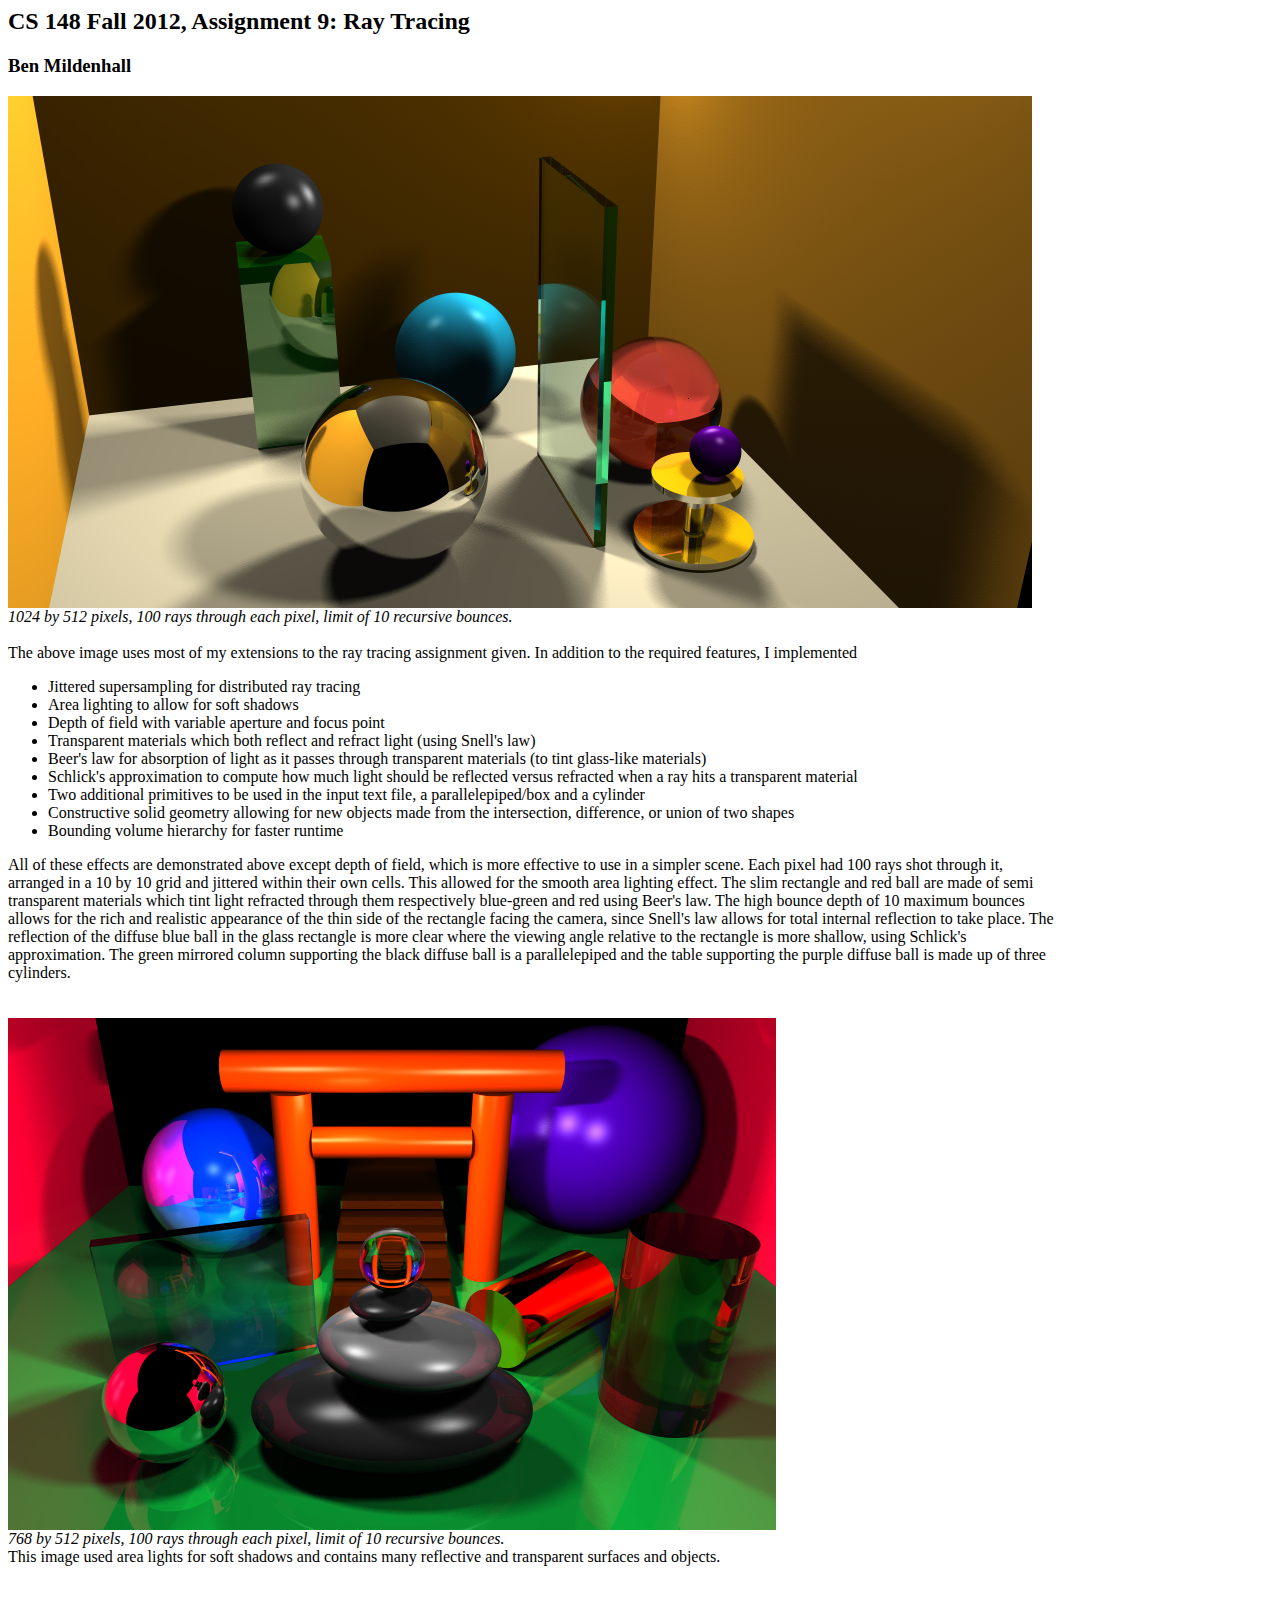
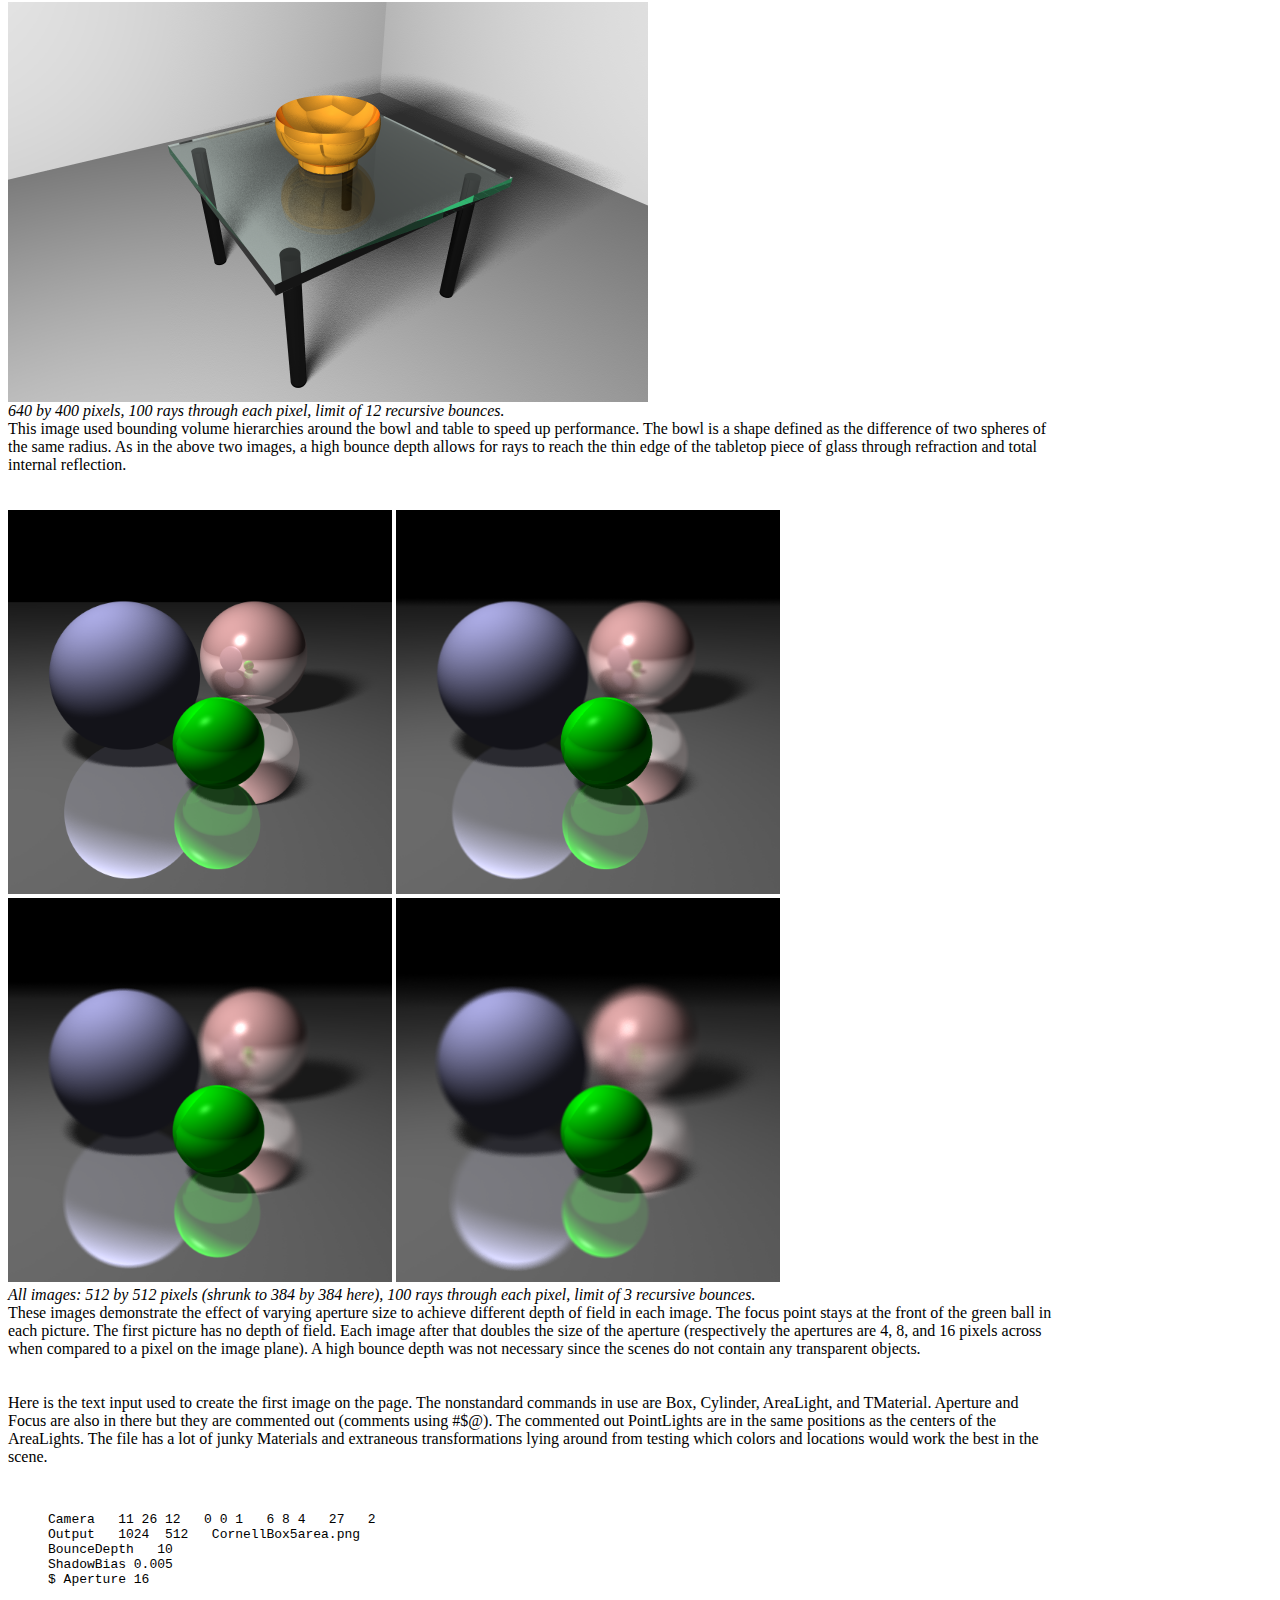
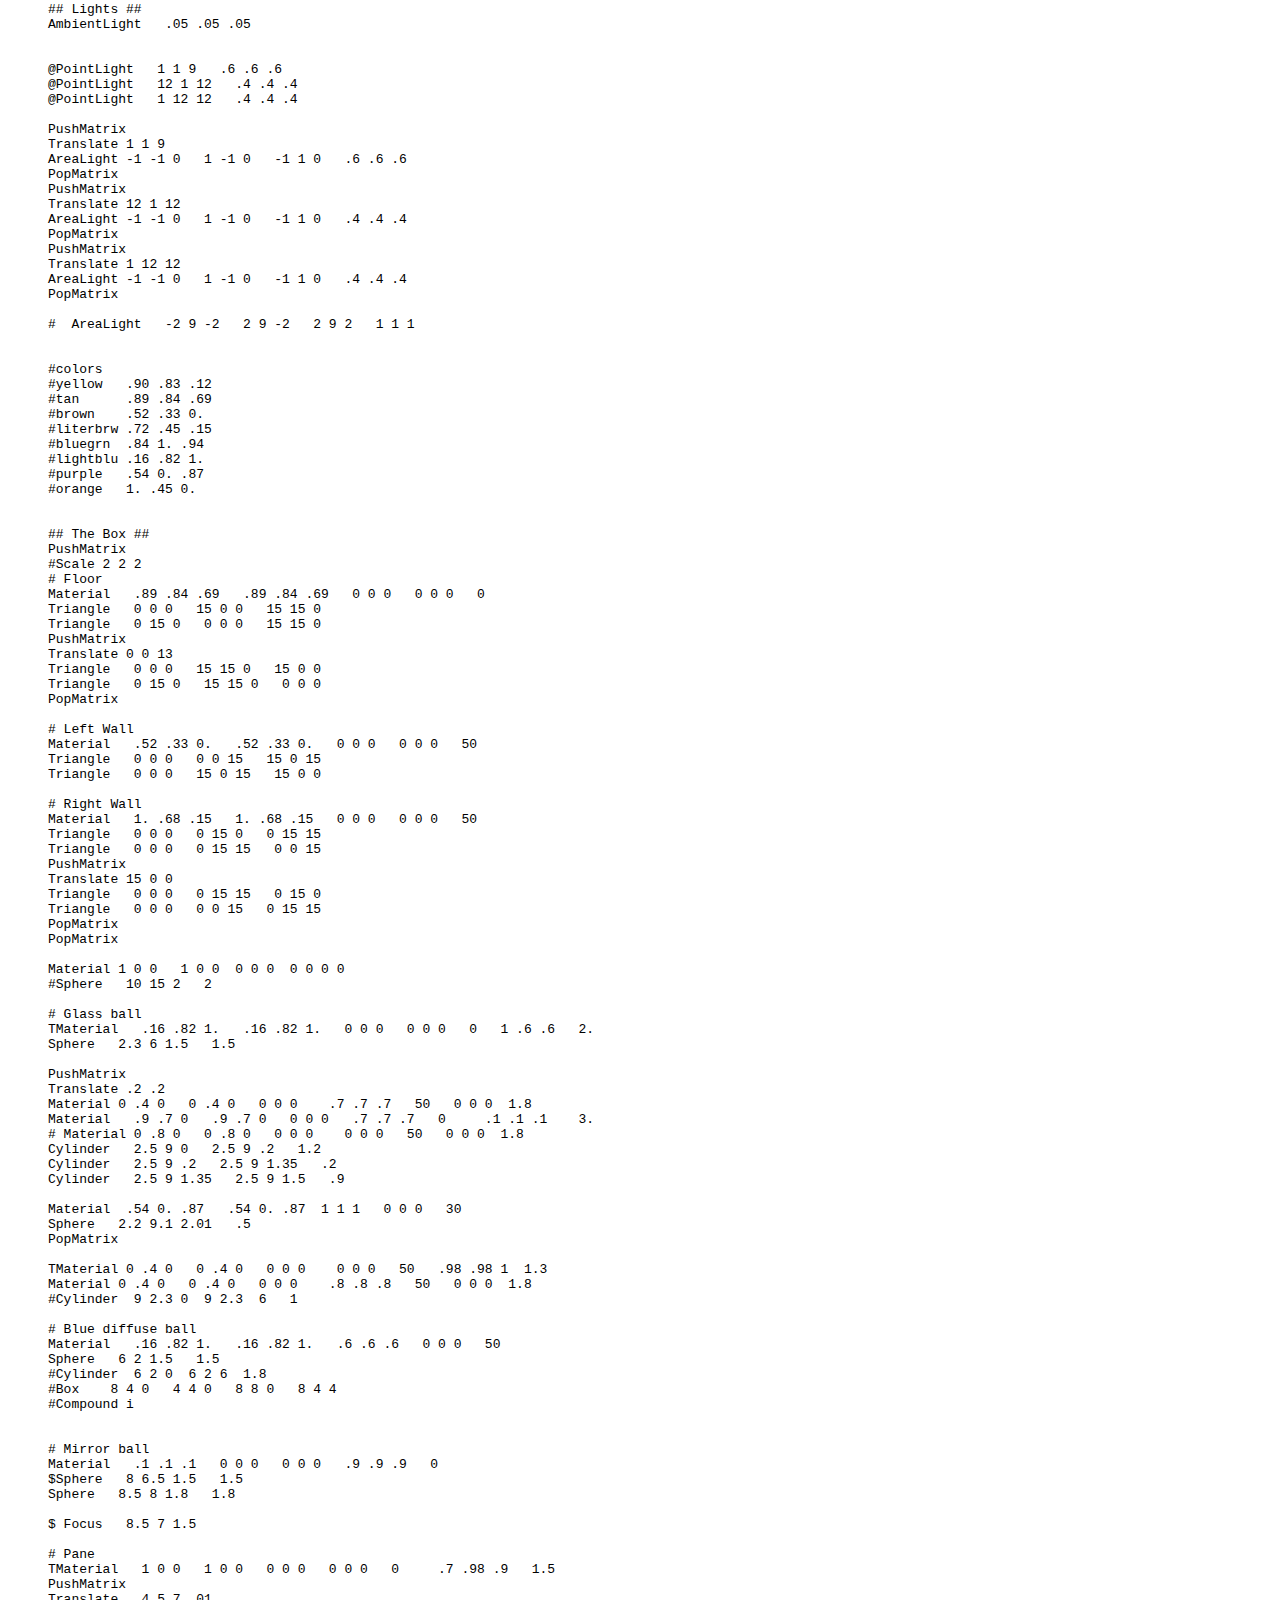
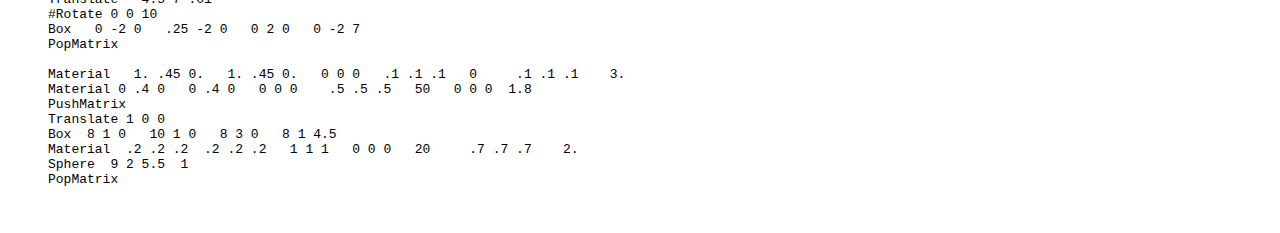
<file: cs148_raytracer/index.html>
<html>
<head><title>Stanford CS 148 Ray Tracing - Ben Mildenhall</title></head>


<body style = "width:1050px">

<h2>CS 148 Fall 2012, Assignment 9: Ray Tracing</h2>
<h3>Ben Mildenhall</h3>

<img src="CornellBox5_10area.png"> <br>
<i>1024 by 512 pixels, 100 rays through each pixel, limit of 10 recursive bounces.</i>
<br><br>
The above image uses most of my extensions to the ray tracing assignment given. In addition to the required features, I implemented
<ul>
<li>Jittered supersampling for distributed ray tracing</li>
<li>Area lighting to allow for soft shadows</li>
<li>Depth of field with variable aperture and focus point</li>
<li>Transparent materials which both reflect and refract light (using Snell's law)</li>
<li>Beer's law for absorption of light as it passes through transparent materials (to tint glass-like materials)</li>
<li>Schlick's approximation to compute how much light should be reflected versus refracted when a ray hits a transparent material</li>
<li>Two additional primitives to be used in the input text file, a parallelepiped/box and a cylinder</li>
<li>Constructive solid geometry allowing for new objects made from the intersection, difference, or union of two shapes</li>
<li>Bounding volume hierarchy for faster runtime</li>
</ul>
All of these effects are demonstrated above except depth of field, which is more effective to use in a simpler scene. Each pixel had 100 rays shot through it, arranged in a 10 by 10 grid and jittered within their own cells. This allowed for the smooth area lighting effect. The slim rectangle and red ball are made of semi transparent materials which tint light refracted through them respectively blue-green and red using Beer's law. The high bounce depth of 10 maximum bounces allows for the rich and realistic appearance of the thin side of the rectangle facing the camera, since Snell's law allows for total internal reflection to take place. The reflection of the diffuse blue ball in the glass rectangle is more clear where the viewing angle relative to the rectangle is more shallow, using Schlick's approximation. The green mirrored column supporting the black diffuse ball is a parallelepiped and the table supporting the purple diffuse ball is made up of three cylinders.<br><br><br>

<img src="CornellBox6_10area.png"><br>
<i>768 by 512 pixels, 100 rays through each pixel, limit of 10 recursive bounces.</i><br>
This image used area lights for soft shadows and contains many reflective and transparent surfaces and objects.<br><br><br>

<img src="CornellBox7_10area.png"><br>
<i>640 by 400 pixels, 100 rays through each pixel, limit of 12 recursive bounces.</i><br>
This image used bounding volume hierarchies around the bowl and table to speed up performance. The bowl is a shape defined as the difference of two spheres of the same radius. As in the above two images, a high bounce depth allows for rays to reach the thin edge of the tabletop piece of glass through refraction and total internal reflection.

<br><br><br>
<img src="DoF_10area2.png" width = "384" height = "384">
<img src="DoF_10areaFront4.png" width = "384" height = "384"><br>
<img src="DoF_10areaFront8.png" width = "384" height = "384">
<img src="DoF_10areaFront16.png" width = "384" height = "384">
<br><i>All images: 512 by 512 pixels (shrunk to 384 by 384 here), 100 rays through each pixel, limit of 3 recursive bounces.</i><br>
These images demonstrate the effect of varying aperture size to achieve different depth of field in each image. The focus point stays at the front of the green ball in each picture. The first picture has no depth of field. Each image after that doubles the size of the aperture (respectively the apertures are 4, 8, and 16 pixels across when compared to a pixel on the image plane). A high bounce depth was not necessary since the scenes do not contain any transparent objects.


<br><br><br>
Here is the text input used to create the first image on the page. The nonstandard commands in use are Box, Cylinder, AreaLight, and TMaterial. Aperture and Focus are also in there but they are commented out (comments using #$@). The commented out PointLights are in the same positions as the centers of the AreaLights. The file has a lot of junky Materials and extraneous transformations lying around from testing which colors and locations would work the best in the scene.

<blockquote><pre><tt>

Camera   11 26 12   0 0 1   6 8 4   27   2
Output   1024  512   CornellBox5area.png
BounceDepth   10
ShadowBias 0.005
$ Aperture 16

## Lights ##
AmbientLight   .05 .05 .05


@PointLight   1 1 9   .6 .6 .6
@PointLight   12 1 12   .4 .4 .4
@PointLight   1 12 12   .4 .4 .4

PushMatrix
Translate 1 1 9
AreaLight -1 -1 0   1 -1 0   -1 1 0   .6 .6 .6
PopMatrix
PushMatrix
Translate 12 1 12
AreaLight -1 -1 0   1 -1 0   -1 1 0   .4 .4 .4 
PopMatrix
PushMatrix
Translate 1 12 12
AreaLight -1 -1 0   1 -1 0   -1 1 0   .4 .4 .4 
PopMatrix

#  AreaLight   -2 9 -2   2 9 -2   2 9 2   1 1 1


#colors
#yellow   .90 .83 .12
#tan      .89 .84 .69
#brown    .52 .33 0.
#literbrw .72 .45 .15
#bluegrn  .84 1. .94
#lightblu .16 .82 1.
#purple   .54 0. .87
#orange   1. .45 0.


## The Box ##
PushMatrix
#Scale 2 2 2
# Floor
Material   .89 .84 .69   .89 .84 .69   0 0 0   0 0 0   0
Triangle   0 0 0   15 0 0   15 15 0
Triangle   0 15 0   0 0 0   15 15 0
PushMatrix
Translate 0 0 13
Triangle   0 0 0   15 15 0   15 0 0
Triangle   0 15 0   15 15 0   0 0 0
PopMatrix

# Left Wall
Material   .52 .33 0.   .52 .33 0.   0 0 0   0 0 0   50
Triangle   0 0 0   0 0 15   15 0 15
Triangle   0 0 0   15 0 15   15 0 0

# Right Wall
Material   1. .68 .15   1. .68 .15   0 0 0   0 0 0   50
Triangle   0 0 0   0 15 0   0 15 15
Triangle   0 0 0   0 15 15   0 0 15
PushMatrix
Translate 15 0 0 
Triangle   0 0 0   0 15 15   0 15 0
Triangle   0 0 0   0 0 15   0 15 15
PopMatrix
PopMatrix

Material 1 0 0   1 0 0  0 0 0  0 0 0 0
#Sphere   10 15 2   2

# Glass ball
TMaterial   .16 .82 1.   .16 .82 1.   0 0 0   0 0 0   0   1 .6 .6   2.
Sphere   2.3 6 1.5   1.5

PushMatrix
Translate .2 .2
Material 0 .4 0   0 .4 0   0 0 0    .7 .7 .7   50   0 0 0  1.8
Material   .9 .7 0   .9 .7 0   0 0 0   .7 .7 .7   0     .1 .1 .1    3.
# Material 0 .8 0   0 .8 0   0 0 0    0 0 0   50   0 0 0  1.8
Cylinder   2.5 9 0   2.5 9 .2   1.2
Cylinder   2.5 9 .2   2.5 9 1.35   .2
Cylinder   2.5 9 1.35   2.5 9 1.5   .9

Material  .54 0. .87   .54 0. .87  1 1 1   0 0 0   30
Sphere   2.2 9.1 2.01   .5
PopMatrix

TMaterial 0 .4 0   0 .4 0   0 0 0    0 0 0   50   .98 .98 1  1.3
Material 0 .4 0   0 .4 0   0 0 0    .8 .8 .8   50   0 0 0  1.8
#Cylinder  9 2.3 0  9 2.3  6   1

# Blue diffuse ball
Material   .16 .82 1.   .16 .82 1.   .6 .6 .6   0 0 0   50
Sphere   6 2 1.5   1.5
#Cylinder  6 2 0  6 2 6  1.8
#Box    8 4 0   4 4 0   8 8 0   8 4 4
#Compound i


# Mirror ball
Material   .1 .1 .1   0 0 0   0 0 0   .9 .9 .9   0
$Sphere   8 6.5 1.5   1.5
Sphere   8.5 8 1.8   1.8

$ Focus   8.5 7 1.5

# Pane
TMaterial   1 0 0   1 0 0   0 0 0   0 0 0   0     .7 .98 .9   1.5
PushMatrix
Translate   4.5 7 .01
#Rotate 0 0 10
Box   0 -2 0   .25 -2 0   0 2 0   0 -2 7
PopMatrix

Material   1. .45 0.   1. .45 0.   0 0 0   .1 .1 .1   0     .1 .1 .1    3.
Material 0 .4 0   0 .4 0   0 0 0    .5 .5 .5   50   0 0 0  1.8
PushMatrix
Translate 1 0 0
Box  8 1 0   10 1 0   8 3 0   8 1 4.5
Material  .2 .2 .2  .2 .2 .2   1 1 1   0 0 0   20     .7 .7 .7    2.
Sphere  9 2 5.5  1
PopMatrix


</tt></pre></blockquote>

</body>
</html>
</file>
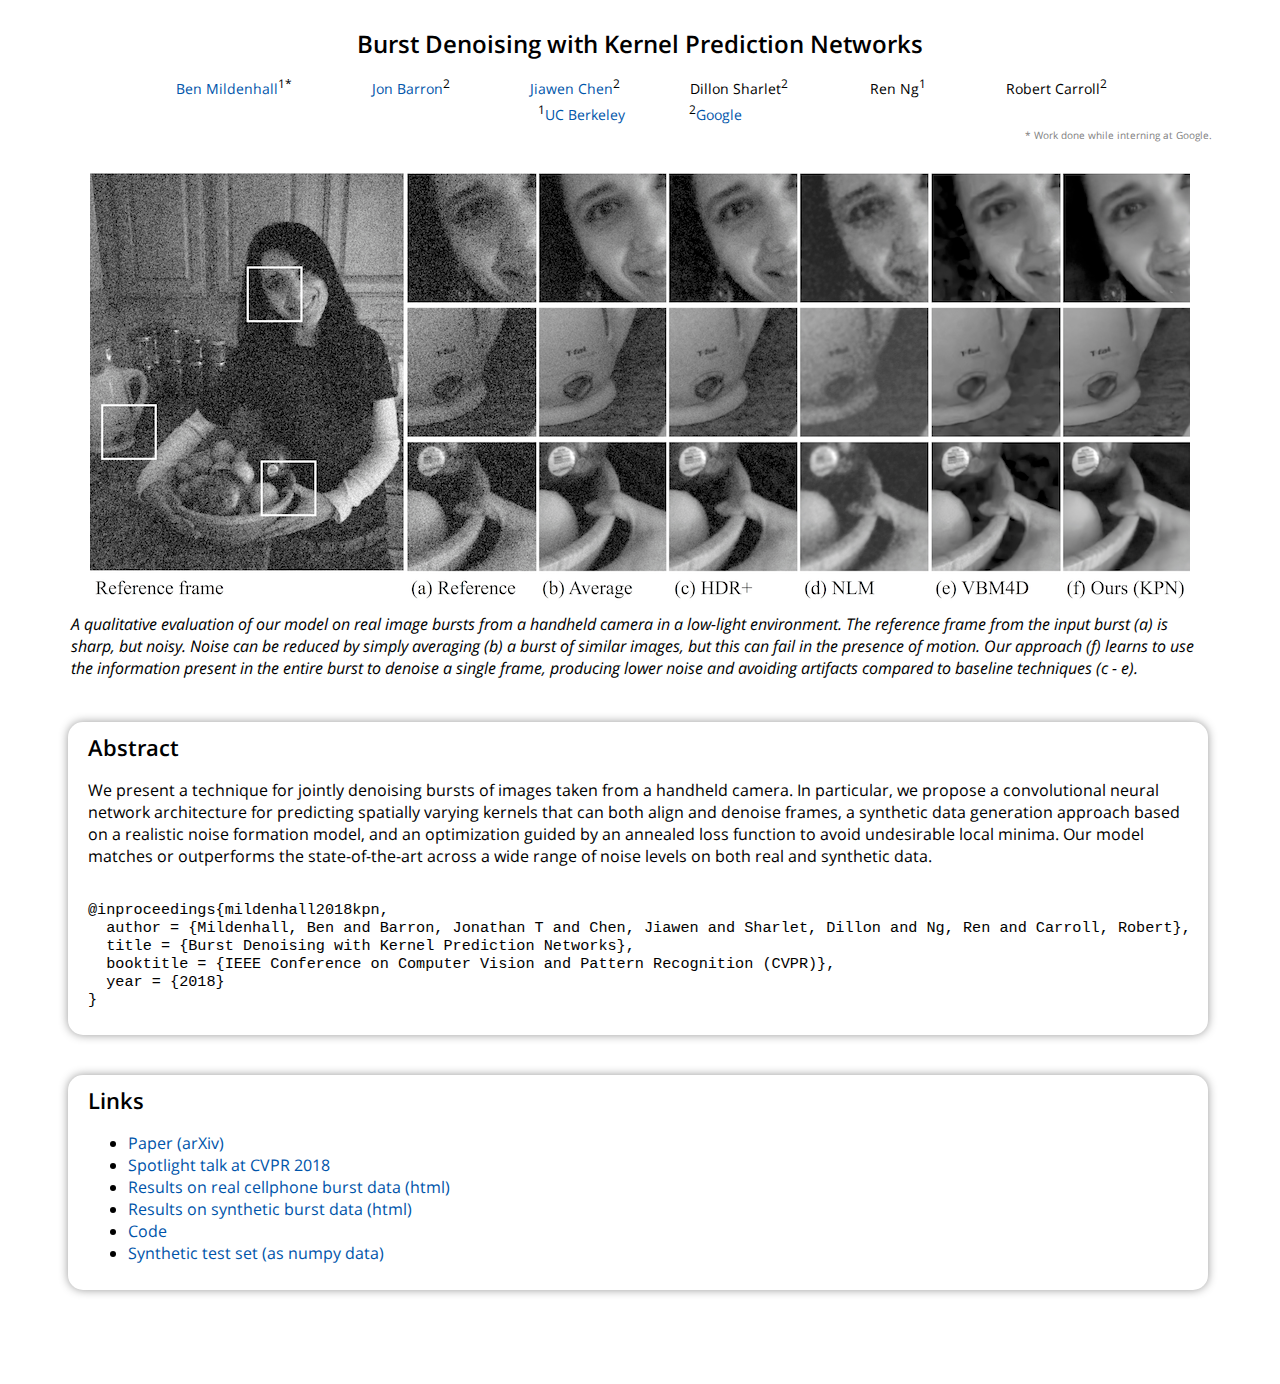
<file: kpn/index.html>
<!DOCTYPE html PUBLIC "-//W3C//DTD XHTML 1.0 Transitional//EN" "http://www.w3.org/TR/xhtml1/DTD/xhtml1-transitional.dtd">
<html xmlns="http://www.w3.org/1999/xhtml"><head>

<!-- Global site tag (gtag.js) - Google Analytics -->
<script async src="https://www.googletagmanager.com/gtag/js?id=UA-110862391-2"></script>
<script>
  window.dataLayer = window.dataLayer || [];
  function gtag(){dataLayer.push(arguments);}
  gtag('js', new Date());

  gtag('config', 'UA-110862391-2');
</script>

<meta http-equiv="Content-Type" content="text/html; charset=UTF-8">
<title>Burst Denoising with Kernel Prediction Networks</title>
<link rel="shortcut icon" href="favicon.ico">
<link rel="stylesheet" href="files/style.css">
<link rel="stylesheet" href="files/font.css">

</head>

<style type="text/css">
	#myvalignContainer1O { position:relative }
	#myvalignContainer1I { position:absolute; top:50%; height:10em; margin-top:-5em }
</style>
<style type="text/css">
	#myvalignContainer2 { line-height:4em }
</style>

<body>


<!-- Title -->
<div class="container">

<span class="title">Burst Denoising with Kernel Prediction Networks</span>

<table align="center" border="0" width="1000" class="authors">
	<tbody><tr>
	<td class="author"> <a href="http://eecs.berkeley.edu/~bmild">Ben Mildenhall</a><sup>1*</sup></td>
	<td class="author"> <a href="http://jonbarron.info">Jon Barron</a><sup>2</sup></td>
	<td class="author"> <a href="http://people.csail.mit.edu/jiawen/">Jiawen Chen</a><sup>2</sup></td>
	<td class="author"> Dillon Sharlet</a><sup>2</sup></td>
  <td class="author"> Ren Ng</a><sup>1</sup></td>
  <td class="author"> Robert Carroll</a><sup>2</sup></td>
	</tr></tbody>
</table>

<table align="center" border="0" width="1000" class="affiliations">
<tbody>
	<tr>
    <td class="affliation" align="center">
      <sup>1</sup><a href="http://eecs.berkeley.edu/">UC Berkeley</a>
      &emsp;&emsp;&emsp;&emsp;
      <sup>2</sup><a href="https://research.google.com/">Google</a>
    </td>
  </tr>
</tbody>
</table>

<table align="right" style="font-size:10px"><tbody>
<tr><td align="right"> <font color="gray">* Work done while interning at Google.</font> </td></tr>
</tr>
</tbody></table>


<br>
<br>

<table align="center"><tbody><tr>
<td><center><img src="files/teaser.png" width="1100" ></center></td>
</tr>
<tr><td>
<table border="0">
</tbody>
<tr><td class="caption">A qualitative evaluation of our model on real image bursts from a handheld camera in a low-light environment.
The reference frame from the input burst (a) is sharp, but noisy.
Noise can be reduced by simply averaging (b) a burst of similar images, but this can fail in the presence of motion.
Our approach (f) learns to use the information present in the entire burst to denoise a single frame, producing lower noise and avoiding artifacts compared to baseline techniques (c - e).</td></tr>
</tbody></table>


<!-- Abstract -->
<div class="section">
<span class="section-title">Abstract </span>
<p> We present a technique for jointly denoising bursts of images taken from a handheld camera.
In particular, we propose a convolutional neural network architecture for predicting spatially varying kernels that can both align and denoise frames, a synthetic data generation approach based on a realistic noise formation model, and an optimization guided by an annealed loss function to avoid undesirable local minima. Our model matches or outperforms the state-of-the-art across a wide range of noise levels on both real and synthetic data. </p>
<p class="bibtex">
@inproceedings{mildenhall2018kpn,
&nbsp; author = {Mildenhall, Ben and Barron, Jonathan T and Chen, Jiawen and Sharlet, Dillon and Ng, Ren and Carroll, Robert},
&nbsp; title = {Burst Denoising with Kernel Prediction Networks},
&nbsp; booktitle = {IEEE Conference on Computer Vision and Pattern Recognition (CVPR)},
&nbsp; year = {2018}
}
</p>


</div>

<div class="section">
<span class="section-title">Links </span>
<ul>
<li><a href="https://arxiv.org/abs/1712.02327">Paper (arXiv)</a></li>
<li><a href="https://youtu.be/giA2rpN3Iv8?t=1h27m58s">Spotlight talk at CVPR 2018</a></li>
<li><a href="real_0.html">Results on real cellphone burst data (html)</a></li>
<li><a href="synth_results.html">Results on synthetic burst data (html)</a></li>
<li><a href="https://github.com/google/burst-denoising">Code</a></li>
<li><a href="https://drive.google.com/open?id=1UptBXV4f56wMDpS365ydhZkej6ABTFq1">Synthetic test set (as numpy data)</a></li>
</ul>
<!-- <br>
<b>Downloads:</b></br>
<ul>
<li> Paper: <a href="https://arxiv.org/abs/1711.09078">arXiv</a>
</li>
<li> Code: Coming soon!
</li>
</ul> -->

</div>

<p>&nbsp;</p>
<!-- end .container --></div>



</body></html>
</file>
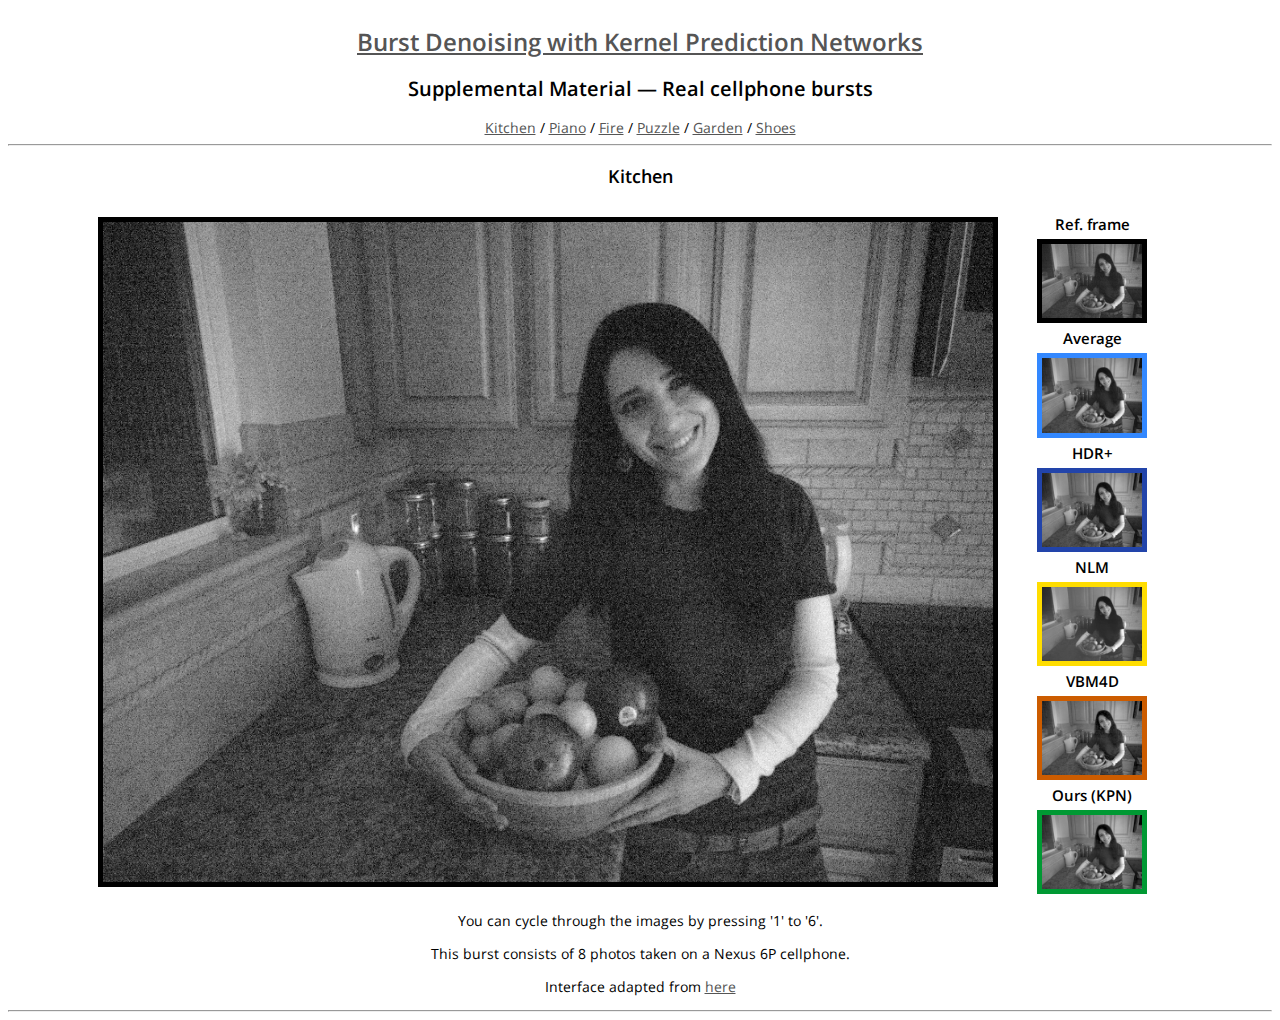
<file: kpn/real_0.html>
<html xmlns="http://www.w3.org/1999/xhtml">
<head>
<meta content="text/html; charset=iso-8859-1" http-equiv="Content-Type"/>
<title>Burst Imaging Results</title>
<script src='js/jquery-1.8.3.min.js'></script>
<script src='js/jquery.elevatezoom.js'></script>
<script src='js/compare.js'></script>
<link rel="stylesheet" type="text/css" href="css/comparison.css">
<link rel="stylesheet" href="files/font.css">
</head>
<body>

<center>
<h1><a href="index.html">Burst Denoising with Kernel Prediction Networks</a></h1>
<h2>Supplemental Material &mdash; Real cellphone bursts</h2>
<a href="real_0.html">Kitchen</a> /
<a href="real_1.html">Piano</a> /
<a href="real_2.html">Fire</a> /
<a href="real_3.html">Puzzle</a> /
<a href="real_4.html">Garden</a> /
<a href="real_5.html">Shoes</a>
<hr/>

<h3>Kitchen</h3>
<table>
	<tr>
		<th>
			<a href='images/real_supp/img_0_0_ref.png' > <img id="viewer"  onload="setBorder(this);" src="images/real_supp/img_0_0_ref.png" width=890px></a>
			<br/>
		</th>
		<th width="180">
			<p class='thumbnail_title'>Ref. frame</p>
			<img class='thumbnail' id='img1' onload="setBorder(this);" src='images/real_supp/img_0_0_ref.png' onClick="replaceImage(this,viewer);" />

			<p class='thumbnail_title'>Average</p>
			<img class='thumbnail' id='img2' onload="setBorder(this);" src='images/real_supp/img_0_1_avg.png' onClick="replaceImage(this,viewer);" />

			<p class='thumbnail_title'>HDR+</p>
			<img class='thumbnail' id='img3' onload="setBorder(this);" src='images/real_supp/img_0_2_hdrplus.png' onClick="replaceImage(this,viewer);" />
		<!-- </th>
		<th width="180"> -->
			<p class='thumbnail_title'>NLM</p>
			<img class='thumbnail' id='img4' onload="setBorder(this);" src='images/real_supp/img_0_3_nlm.png' onClick="replaceImage(this,viewer);" />

			<p class='thumbnail_title'>VBM4D</p>
			<img class='thumbnail' id='img5' onload="setBorder(this);" src='images/real_supp/img_0_4_vbm4d.png' onClick="replaceImage(this,viewer);" />
		<!-- </th>
		<th width="180"> -->
			<p class='thumbnail_title'>Ours (KPN)</p>
			<img class='thumbnail' id='img6' onload="setBorder(this);" src='images/real_supp/img_0_5_ours_kpn.png' onClick="replaceImage(this,viewer);" />
		</th>
	</tr>
</table>
<p>You can cycle through the images by pressing '1' to '6'.</p>
<p>This burst consists of 8 photos taken on a Nexus 6P cellphone.</p>
<p>Interface adapted from <a href="http://jankautz.com/supplemental/FlexISP/">here</a></p>
<hr/>

<script>
document.onready = function() { 
	$("#viewer").elevateZoom(); // start zoom
	setTimeout(function() { replaceImage(img1,viewer); }, 500); // make sure everything is loaded and set image
}
document.onkeydown = keyHandler;
</script>


</body>

</html>
</file>
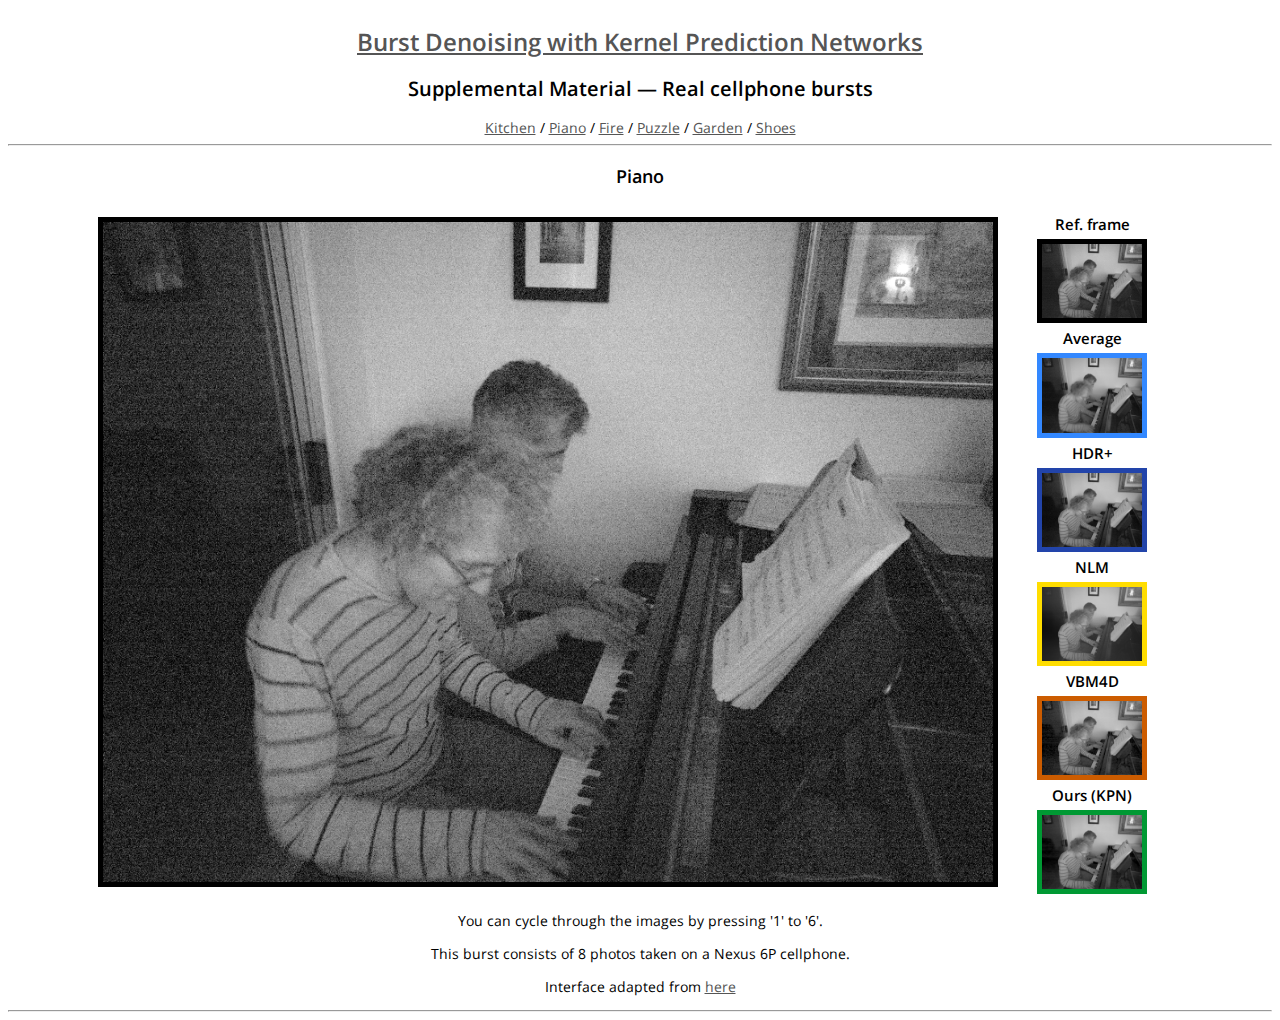
<file: kpn/real_1.html>
<html xmlns="http://www.w3.org/1999/xhtml">
<head>
<meta content="text/html; charset=iso-8859-1" http-equiv="Content-Type"/>
<title>Burst Imaging Results</title>
<script src='js/jquery-1.8.3.min.js'></script>
<script src='js/jquery.elevatezoom.js'></script>
<script src='js/compare.js'></script>
<link rel="stylesheet" type="text/css" href="css/comparison.css">
<link rel="stylesheet" href="files/font.css">
</head>
<body>

<center>
<h1><a href="index.html">Burst Denoising with Kernel Prediction Networks</a></h1>
<h2>Supplemental Material &mdash; Real cellphone bursts</h2>
<a href="real_0.html">Kitchen</a> /
<a href="real_1.html">Piano</a> /
<a href="real_2.html">Fire</a> /
<a href="real_3.html">Puzzle</a> /
<a href="real_4.html">Garden</a> /
<a href="real_5.html">Shoes</a>
<hr/>

<h3>Piano</h3>
<table>
	<tr>
		<th>
			<a href='images/real_supp/img_1_0_ref.png' > <img id="viewer"  onload="setBorder(this);" src="images/real_supp/img_1_0_ref.png" width=890px></a>
			<br/>
		</th>
		<th width="180">
			<p class='thumbnail_title'>Ref. frame</p>
			<img class='thumbnail' id='img1' onload="setBorder(this);" src='images/real_supp/img_1_0_ref.png' onClick="replaceImage(this,viewer);" />

			<p class='thumbnail_title'>Average</p>
			<img class='thumbnail' id='img2' onload="setBorder(this);" src='images/real_supp/img_1_1_avg.png' onClick="replaceImage(this,viewer);" />

			<p class='thumbnail_title'>HDR+</p>
			<img class='thumbnail' id='img3' onload="setBorder(this);" src='images/real_supp/img_1_2_hdrplus.png' onClick="replaceImage(this,viewer);" />
		<!-- </th>
		<th width="180"> -->
			<p class='thumbnail_title'>NLM</p>
			<img class='thumbnail' id='img4' onload="setBorder(this);" src='images/real_supp/img_1_3_nlm.png' onClick="replaceImage(this,viewer);" />

			<p class='thumbnail_title'>VBM4D</p>
			<img class='thumbnail' id='img5' onload="setBorder(this);" src='images/real_supp/img_1_4_vbm4d.png' onClick="replaceImage(this,viewer);" />
		<!-- </th>
		<th width="180"> -->
			<p class='thumbnail_title'>Ours (KPN)</p>
			<img class='thumbnail' id='img6' onload="setBorder(this);" src='images/real_supp/img_1_5_ours_kpn.png' onClick="replaceImage(this,viewer);" />
		</th>
	</tr>
</table>
<p>You can cycle through the images by pressing '1' to '6'.</p>
<p>This burst consists of 8 photos taken on a Nexus 6P cellphone.</p>
<p>Interface adapted from <a href="http://jankautz.com/supplemental/FlexISP/">here</a></p>
<hr/>

<script>
document.onready = function() { 
	$("#viewer").elevateZoom(); // start zoom
	setTimeout(function() { replaceImage(img1,viewer); }, 500); // make sure everything is loaded and set image
}
document.onkeydown = keyHandler;
</script>


</body>

</html>
</file>
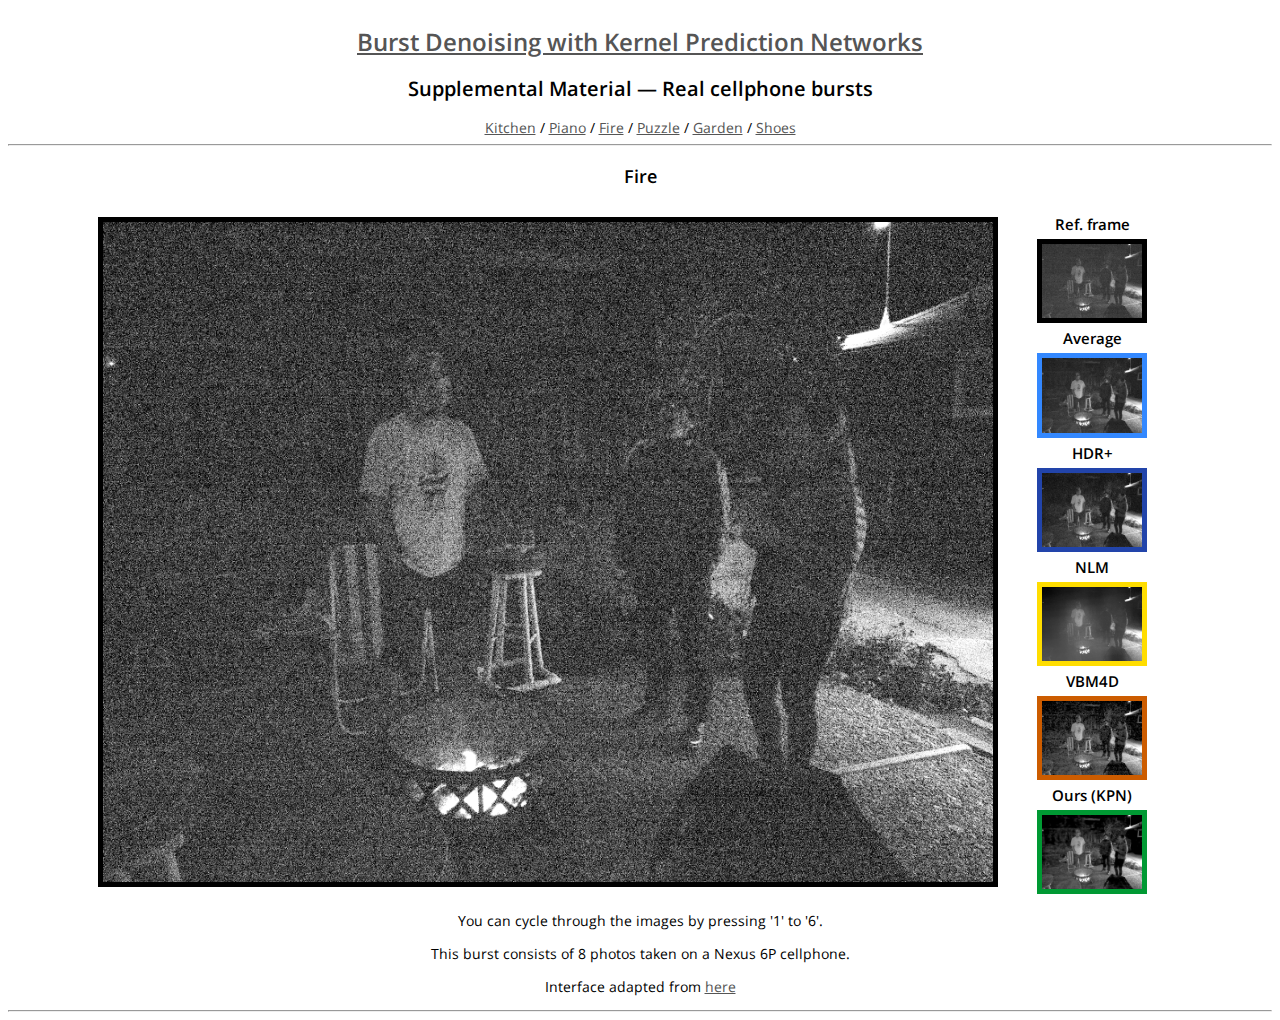
<file: kpn/real_2.html>
<html xmlns="http://www.w3.org/1999/xhtml">
<head>
<meta content="text/html; charset=iso-8859-1" http-equiv="Content-Type"/>
<title>Burst Imaging Results</title>
<script src='js/jquery-1.8.3.min.js'></script>
<script src='js/jquery.elevatezoom.js'></script>
<script src='js/compare.js'></script>
<link rel="stylesheet" type="text/css" href="css/comparison.css">
<link rel="stylesheet" href="files/font.css">
</head>
<body>

<center>
<h1><a href="index.html">Burst Denoising with Kernel Prediction Networks</a></h1>
<h2>Supplemental Material &mdash; Real cellphone bursts</h2>
<a href="real_0.html">Kitchen</a> /
<a href="real_1.html">Piano</a> /
<a href="real_2.html">Fire</a> /
<a href="real_3.html">Puzzle</a> /
<a href="real_4.html">Garden</a> /
<a href="real_5.html">Shoes</a>
<hr/>

<h3>Fire</h3>
<table>
	<tr>
		<th>
			<a href='images/real_supp/img_2_0_ref.png' > <img id="viewer"  onload="setBorder(this);" src="images/real_supp/img_2_0_ref.png" width=890px></a>
			<br/>
		</th>
		<th width="180">
			<p class='thumbnail_title'>Ref. frame</p>
			<img class='thumbnail' id='img1' onload="setBorder(this);" src='images/real_supp/img_2_0_ref.png' onClick="replaceImage(this,viewer);" />

			<p class='thumbnail_title'>Average</p>
			<img class='thumbnail' id='img2' onload="setBorder(this);" src='images/real_supp/img_2_1_avg.png' onClick="replaceImage(this,viewer);" />

			<p class='thumbnail_title'>HDR+</p>
			<img class='thumbnail' id='img3' onload="setBorder(this);" src='images/real_supp/img_2_2_hdrplus.png' onClick="replaceImage(this,viewer);" />
		<!-- </th>
		<th width="180"> -->
			<p class='thumbnail_title'>NLM</p>
			<img class='thumbnail' id='img4' onload="setBorder(this);" src='images/real_supp/img_2_3_nlm.png' onClick="replaceImage(this,viewer);" />

			<p class='thumbnail_title'>VBM4D</p>
			<img class='thumbnail' id='img5' onload="setBorder(this);" src='images/real_supp/img_2_4_vbm4d.png' onClick="replaceImage(this,viewer);" />
		<!-- </th>
		<th width="180"> -->
			<p class='thumbnail_title'>Ours (KPN)</p>
			<img class='thumbnail' id='img6' onload="setBorder(this);" src='images/real_supp/img_2_5_ours_kpn.png' onClick="replaceImage(this,viewer);" />
		</th>
	</tr>
</table>
<p>You can cycle through the images by pressing '1' to '6'.</p>
<p>This burst consists of 8 photos taken on a Nexus 6P cellphone.</p>
<p>Interface adapted from <a href="http://jankautz.com/supplemental/FlexISP/">here</a></p>
<hr/>

<script>
document.onready = function() { 
	$("#viewer").elevateZoom(); // start zoom
	setTimeout(function() { replaceImage(img1,viewer); }, 500); // make sure everything is loaded and set image
}
document.onkeydown = keyHandler;
</script>


</body>

</html>
</file>
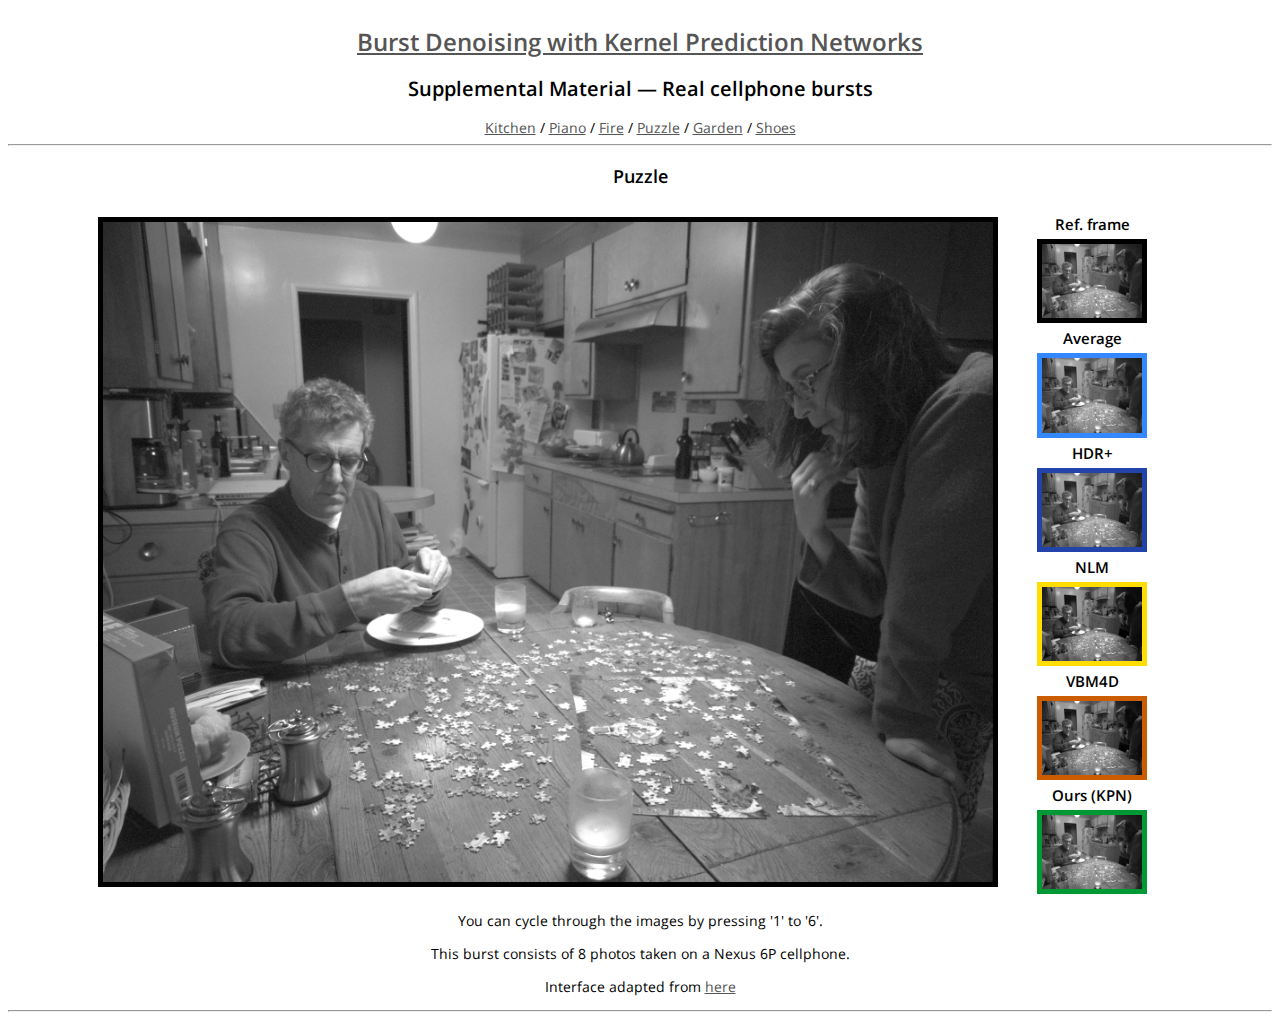
<file: kpn/real_3.html>
<html xmlns="http://www.w3.org/1999/xhtml">
<head>
<meta content="text/html; charset=iso-8859-1" http-equiv="Content-Type"/>
<title>Burst Imaging Results</title>
<script src='js/jquery-1.8.3.min.js'></script>
<script src='js/jquery.elevatezoom.js'></script>
<script src='js/compare.js'></script>
<link rel="stylesheet" type="text/css" href="css/comparison.css">
<link rel="stylesheet" href="files/font.css">
</head>
<body>

<center>
<h1><a href="index.html">Burst Denoising with Kernel Prediction Networks</a></h1>
<h2>Supplemental Material &mdash; Real cellphone bursts</h2>
<a href="real_0.html">Kitchen</a> /
<a href="real_1.html">Piano</a> /
<a href="real_2.html">Fire</a> /
<a href="real_3.html">Puzzle</a> /
<a href="real_4.html">Garden</a> /
<a href="real_5.html">Shoes</a>
<hr/>

<h3>Puzzle</h3>
<table>
	<tr>
		<th>
			<a href='images/real_supp/img_3_0_ref.png' > <img id="viewer"  onload="setBorder(this);" src="images/real_supp/img_3_0_ref.png" width=890px></a>
			<br/>
		</th>
		<th width="180">
			<p class='thumbnail_title'>Ref. frame</p>
			<img class='thumbnail' id='img1' onload="setBorder(this);" src='images/real_supp/img_3_0_ref.png' onClick="replaceImage(this,viewer);" />

			<p class='thumbnail_title'>Average</p>
			<img class='thumbnail' id='img2' onload="setBorder(this);" src='images/real_supp/img_3_1_avg.png' onClick="replaceImage(this,viewer);" />

			<p class='thumbnail_title'>HDR+</p>
			<img class='thumbnail' id='img3' onload="setBorder(this);" src='images/real_supp/img_3_2_hdrplus.png' onClick="replaceImage(this,viewer);" />
		<!-- </th>
		<th width="180"> -->
			<p class='thumbnail_title'>NLM</p>
			<img class='thumbnail' id='img4' onload="setBorder(this);" src='images/real_supp/img_3_3_nlm.png' onClick="replaceImage(this,viewer);" />

			<p class='thumbnail_title'>VBM4D</p>
			<img class='thumbnail' id='img5' onload="setBorder(this);" src='images/real_supp/img_3_4_vbm4d.png' onClick="replaceImage(this,viewer);" />
		<!-- </th>
		<th width="180"> -->
			<p class='thumbnail_title'>Ours (KPN)</p>
			<img class='thumbnail' id='img6' onload="setBorder(this);" src='images/real_supp/img_3_5_ours_kpn.png' onClick="replaceImage(this,viewer);" />
		</th>
	</tr>
</table>
<p>You can cycle through the images by pressing '1' to '6'.</p>
<p>This burst consists of 8 photos taken on a Nexus 6P cellphone.</p>
<p>Interface adapted from <a href="http://jankautz.com/supplemental/FlexISP/">here</a></p>
<hr/>

<script>
document.onready = function() { 
	$("#viewer").elevateZoom(); // start zoom
	setTimeout(function() { replaceImage(img1,viewer); }, 500); // make sure everything is loaded and set image
}
document.onkeydown = keyHandler;
</script>


</body>

</html>
</file>
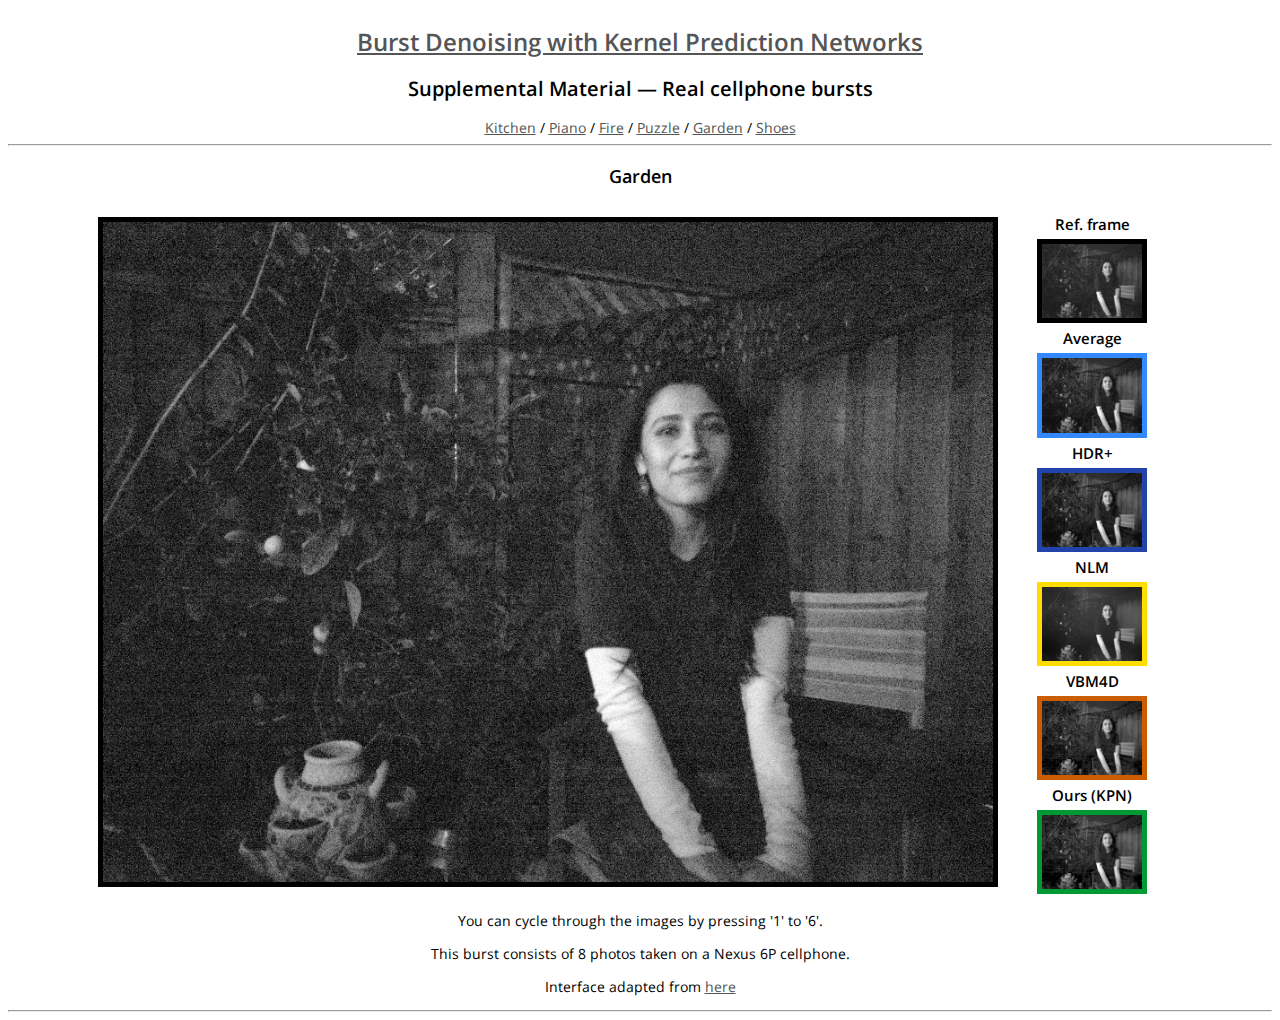
<file: kpn/real_4.html>
<html xmlns="http://www.w3.org/1999/xhtml">
<head>
<meta content="text/html; charset=iso-8859-1" http-equiv="Content-Type"/>
<title>Burst Imaging Results</title>
<script src='js/jquery-1.8.3.min.js'></script>
<script src='js/jquery.elevatezoom.js'></script>
<script src='js/compare.js'></script>
<link rel="stylesheet" type="text/css" href="css/comparison.css">
<link rel="stylesheet" href="files/font.css">
</head>
<body>

<center>
<h1><a href="index.html">Burst Denoising with Kernel Prediction Networks</a></h1>
<h2>Supplemental Material &mdash; Real cellphone bursts</h2>
<a href="real_0.html">Kitchen</a> /
<a href="real_1.html">Piano</a> /
<a href="real_2.html">Fire</a> /
<a href="real_3.html">Puzzle</a> /
<a href="real_4.html">Garden</a> /
<a href="real_5.html">Shoes</a>
<hr/>

<h3>Garden</h3>
<table>
	<tr>
		<th>
			<a href='images/real_supp/img_4_0_ref.png' > <img id="viewer"  onload="setBorder(this);" src="images/real_supp/img_4_0_ref.png" width=890px></a>
			<br/>
		</th>
		<th width="180">
			<p class='thumbnail_title'>Ref. frame</p>
			<img class='thumbnail' id='img1' onload="setBorder(this);" src='images/real_supp/img_4_0_ref.png' onClick="replaceImage(this,viewer);" />

			<p class='thumbnail_title'>Average</p>
			<img class='thumbnail' id='img2' onload="setBorder(this);" src='images/real_supp/img_4_1_avg.png' onClick="replaceImage(this,viewer);" />

			<p class='thumbnail_title'>HDR+</p>
			<img class='thumbnail' id='img3' onload="setBorder(this);" src='images/real_supp/img_4_2_hdrplus.png' onClick="replaceImage(this,viewer);" />
		<!-- </th>
		<th width="180"> -->
			<p class='thumbnail_title'>NLM</p>
			<img class='thumbnail' id='img4' onload="setBorder(this);" src='images/real_supp/img_4_3_nlm.png' onClick="replaceImage(this,viewer);" />

			<p class='thumbnail_title'>VBM4D</p>
			<img class='thumbnail' id='img5' onload="setBorder(this);" src='images/real_supp/img_4_4_vbm4d.png' onClick="replaceImage(this,viewer);" />
		<!-- </th>
		<th width="180"> -->
			<p class='thumbnail_title'>Ours (KPN)</p>
			<img class='thumbnail' id='img6' onload="setBorder(this);" src='images/real_supp/img_4_5_ours_kpn.png' onClick="replaceImage(this,viewer);" />
		</th>
	</tr>
</table>
<p>You can cycle through the images by pressing '1' to '6'.</p>
<p>This burst consists of 8 photos taken on a Nexus 6P cellphone.</p>
<p>Interface adapted from <a href="http://jankautz.com/supplemental/FlexISP/">here</a></p>
<hr/>

<script>
document.onready = function() { 
	$("#viewer").elevateZoom(); // start zoom
	setTimeout(function() { replaceImage(img1,viewer); }, 500); // make sure everything is loaded and set image
}
document.onkeydown = keyHandler;
</script>


</body>

</html>
</file>
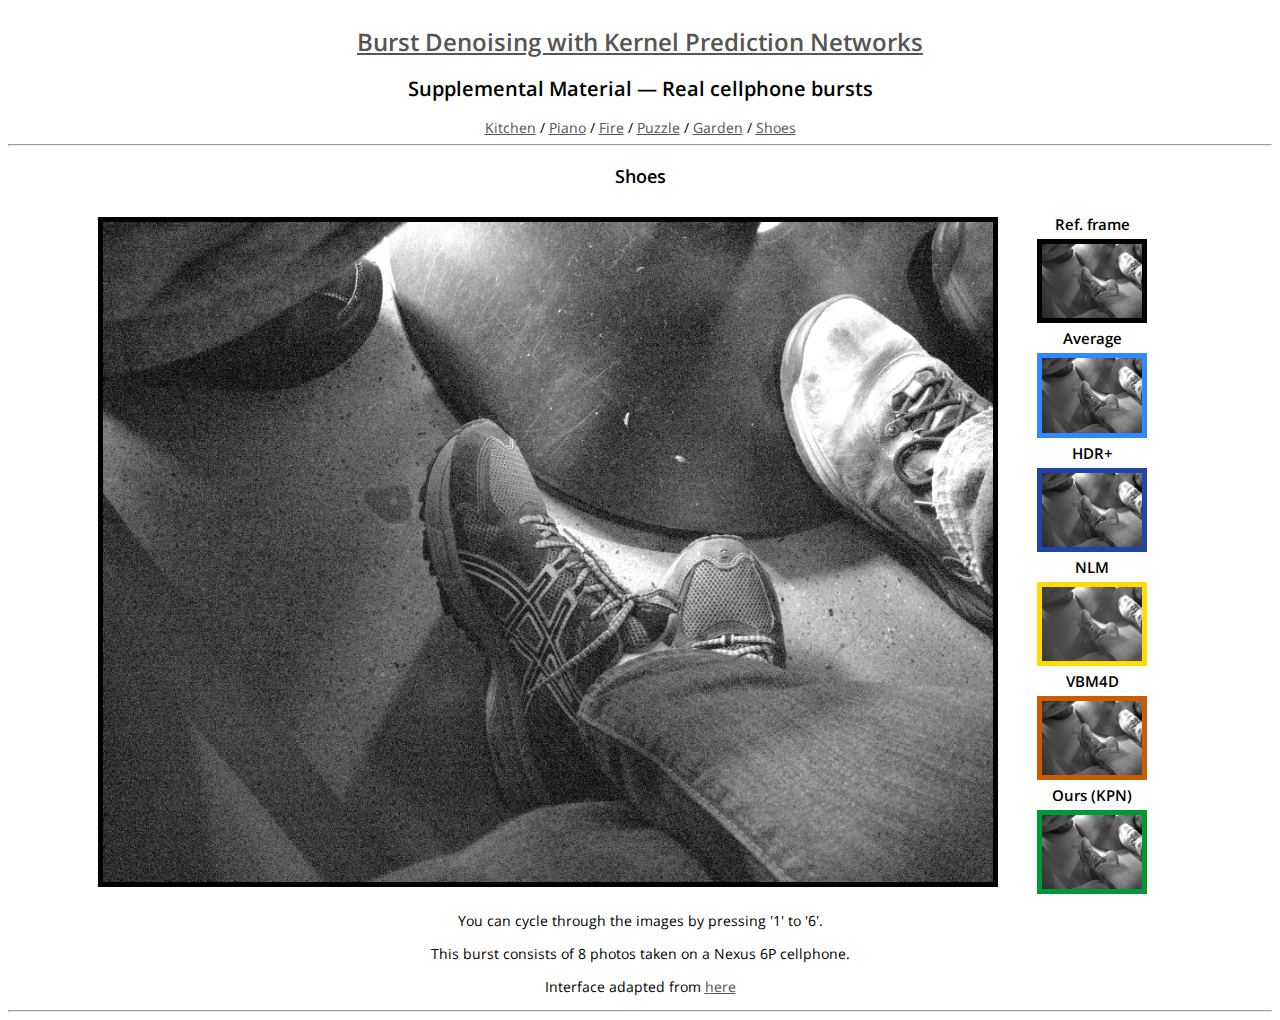
<file: kpn/real_5.html>
<html xmlns="http://www.w3.org/1999/xhtml">
<head>
<meta content="text/html; charset=iso-8859-1" http-equiv="Content-Type"/>
<title>Burst Imaging Results</title>
<script src='js/jquery-1.8.3.min.js'></script>
<script src='js/jquery.elevatezoom.js'></script>
<script src='js/compare.js'></script>
<link rel="stylesheet" type="text/css" href="css/comparison.css">
<link rel="stylesheet" href="files/font.css">
</head>
<body>

<center>
<h1><a href="index.html">Burst Denoising with Kernel Prediction Networks</a></h1>
<h2>Supplemental Material &mdash; Real cellphone bursts</h2>
<a href="real_0.html">Kitchen</a> /
<a href="real_1.html">Piano</a> /
<a href="real_2.html">Fire</a> /
<a href="real_3.html">Puzzle</a> /
<a href="real_4.html">Garden</a> /
<a href="real_5.html">Shoes</a>
<hr/>

<h3>Shoes</h3>
<table>
	<tr>
		<th>
			<a href='images/real_supp/img_5_0_ref.png' > <img id="viewer"  onload="setBorder(this);" src="images/real_supp/img_5_0_ref.png" width=890px></a>
			<br/>
		</th>
		<th width="180">
			<p class='thumbnail_title'>Ref. frame</p>
			<img class='thumbnail' id='img1' onload="setBorder(this);" src='images/real_supp/img_5_0_ref.png' onClick="replaceImage(this,viewer);" />

			<p class='thumbnail_title'>Average</p>
			<img class='thumbnail' id='img2' onload="setBorder(this);" src='images/real_supp/img_5_1_avg.png' onClick="replaceImage(this,viewer);" />

			<p class='thumbnail_title'>HDR+</p>
			<img class='thumbnail' id='img3' onload="setBorder(this);" src='images/real_supp/img_5_2_hdrplus.png' onClick="replaceImage(this,viewer);" />
		<!-- </th>
		<th width="180"> -->
			<p class='thumbnail_title'>NLM</p>
			<img class='thumbnail' id='img4' onload="setBorder(this);" src='images/real_supp/img_5_3_nlm.png' onClick="replaceImage(this,viewer);" />

			<p class='thumbnail_title'>VBM4D</p>
			<img class='thumbnail' id='img5' onload="setBorder(this);" src='images/real_supp/img_5_4_vbm4d.png' onClick="replaceImage(this,viewer);" />
		<!-- </th>
		<th width="180"> -->
			<p class='thumbnail_title'>Ours (KPN)</p>
			<img class='thumbnail' id='img6' onload="setBorder(this);" src='images/real_supp/img_5_5_ours_kpn.png' onClick="replaceImage(this,viewer);" />
		</th>
	</tr>
</table>
<p>You can cycle through the images by pressing '1' to '6'.</p>
<p>This burst consists of 8 photos taken on a Nexus 6P cellphone.</p>
<p>Interface adapted from <a href="http://jankautz.com/supplemental/FlexISP/">here</a></p>
<hr/>

<script>
document.onready = function() { 
	$("#viewer").elevateZoom(); // start zoom
	setTimeout(function() { replaceImage(img1,viewer); }, 500); // make sure everything is loaded and set image
}
document.onkeydown = keyHandler;
</script>


</body>

</html>
</file>
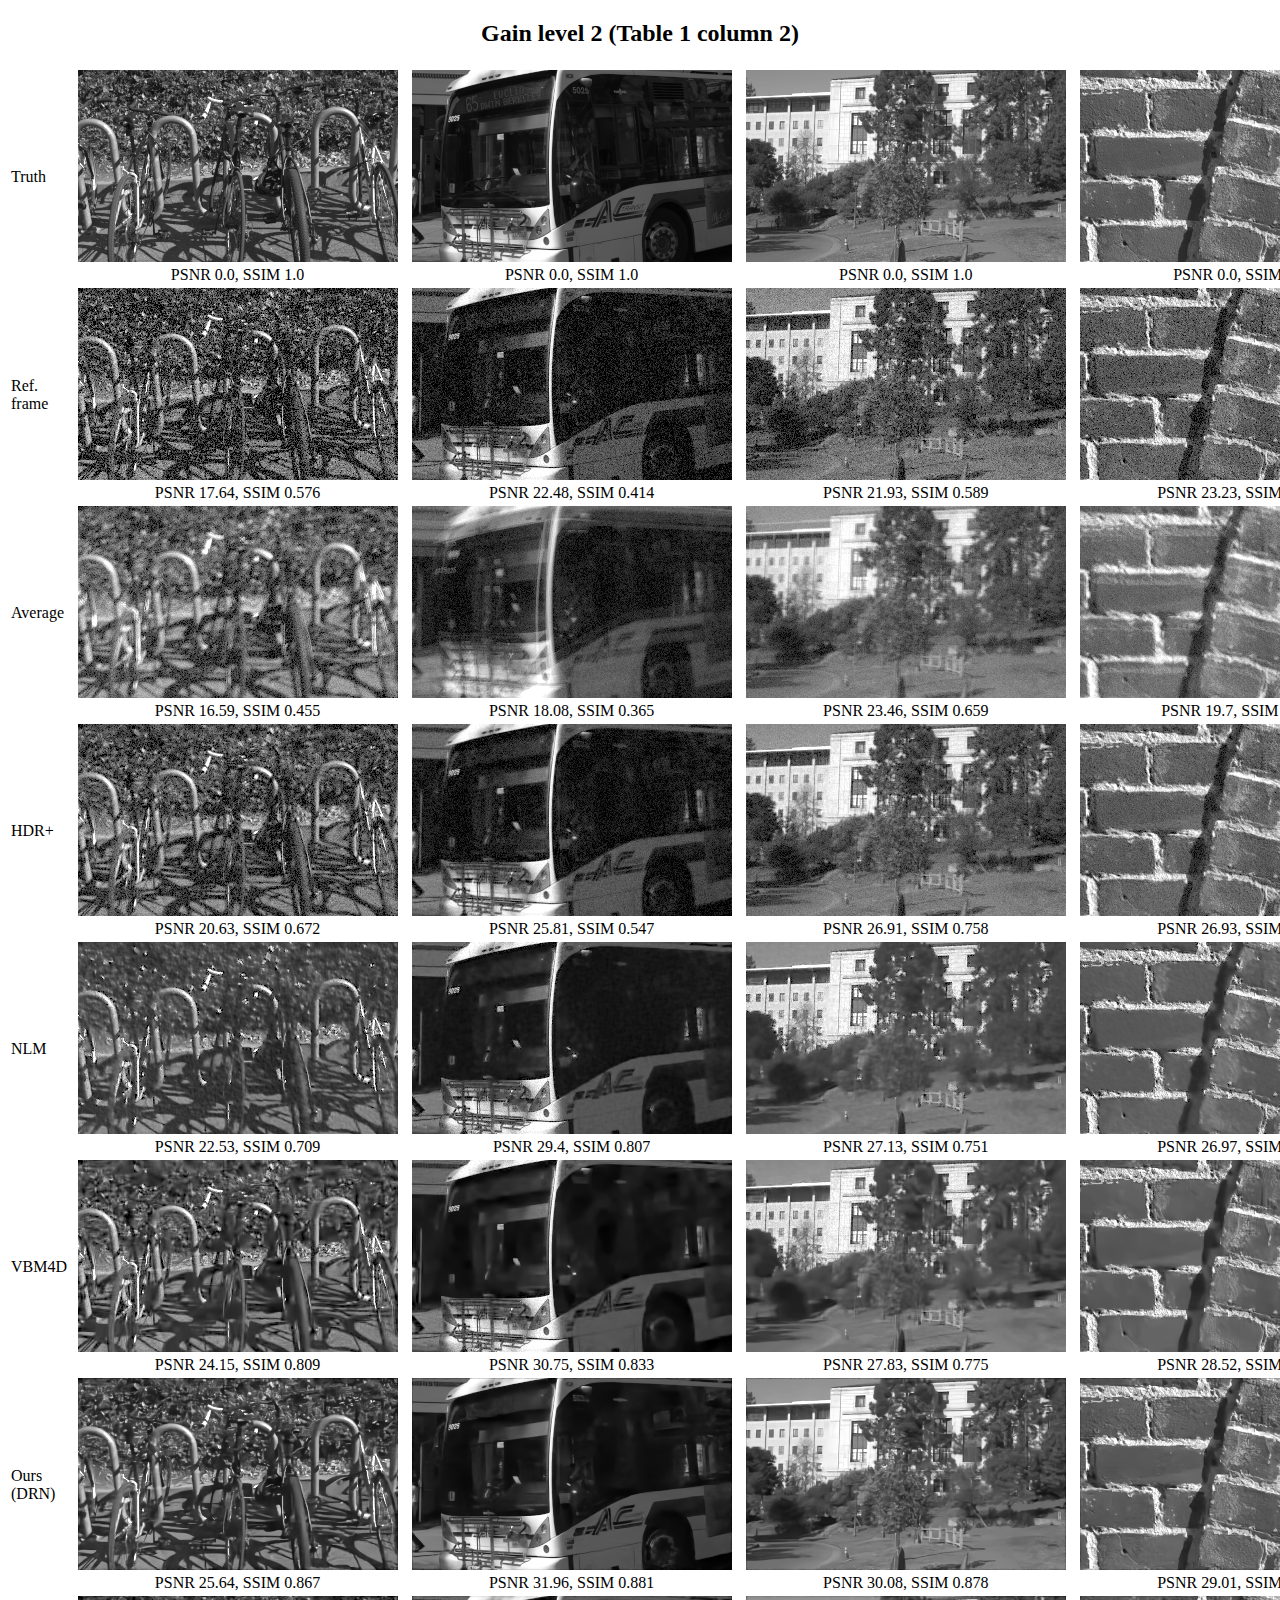
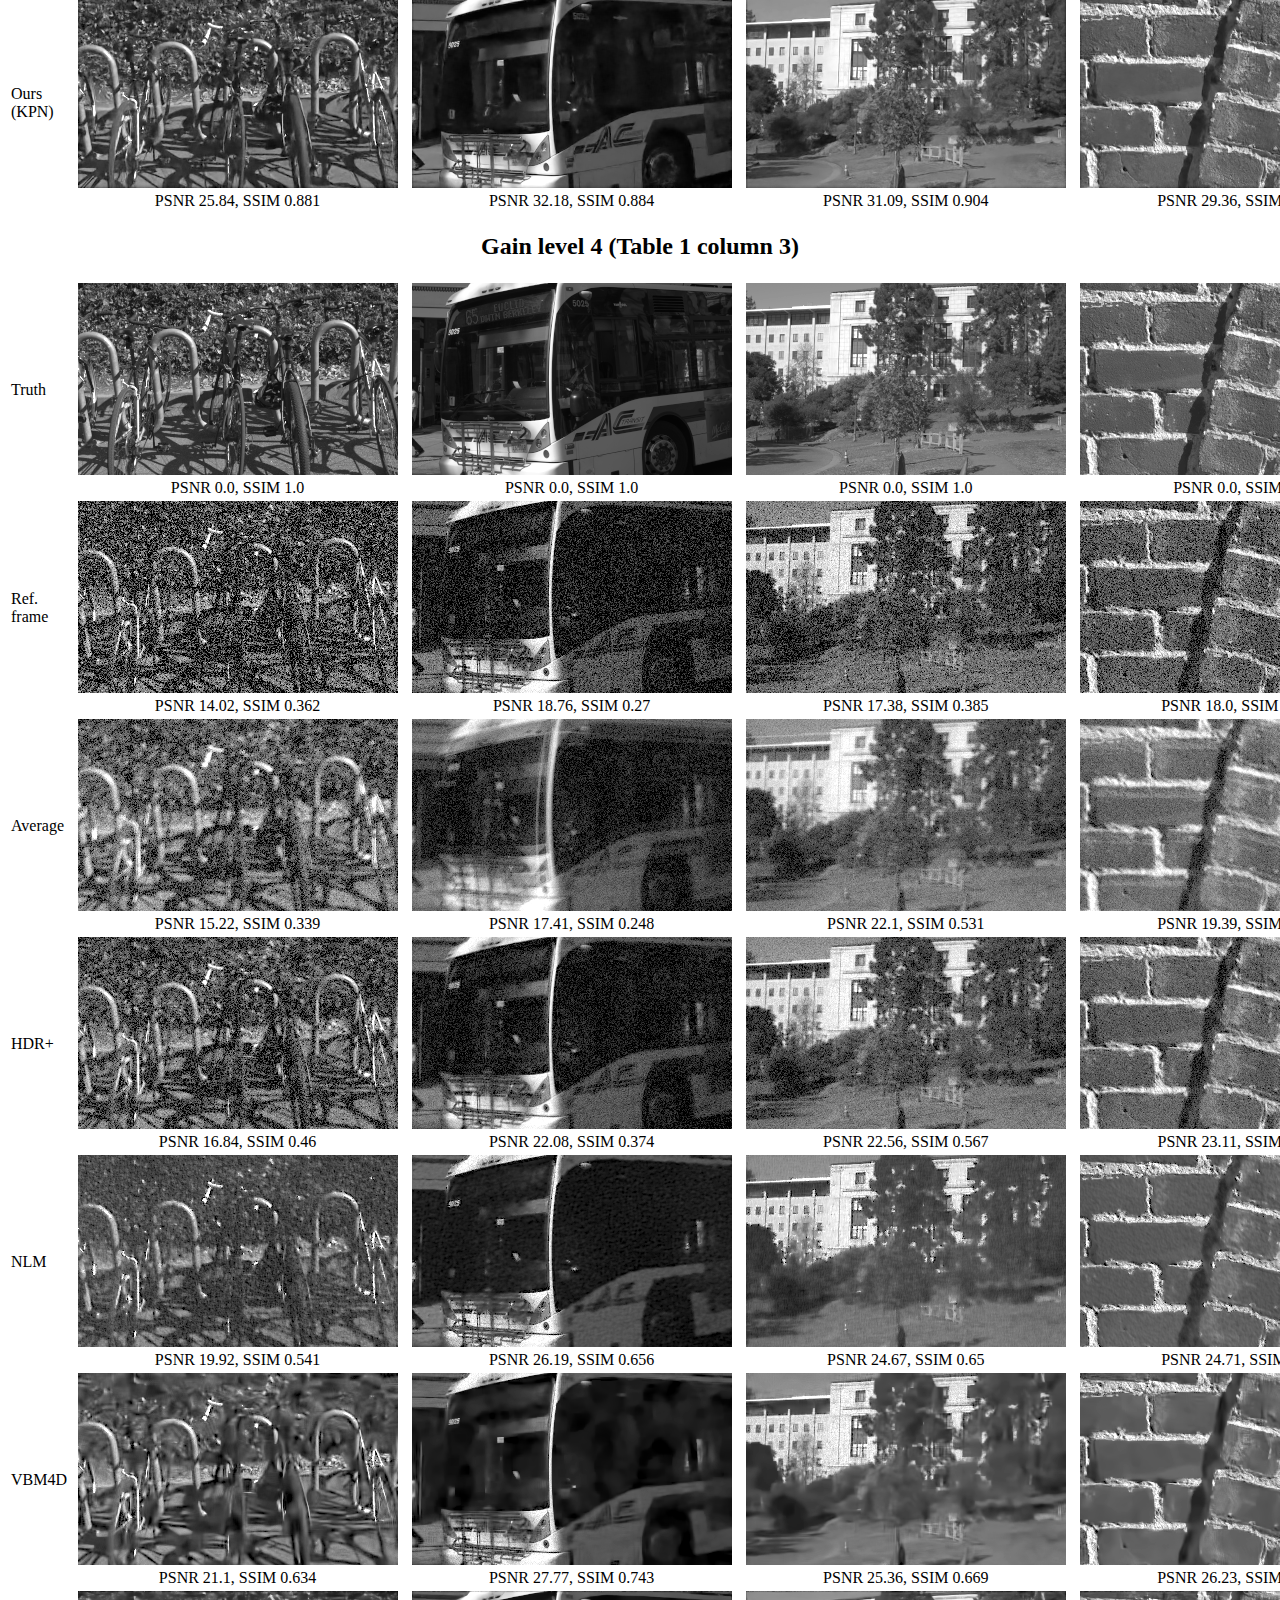
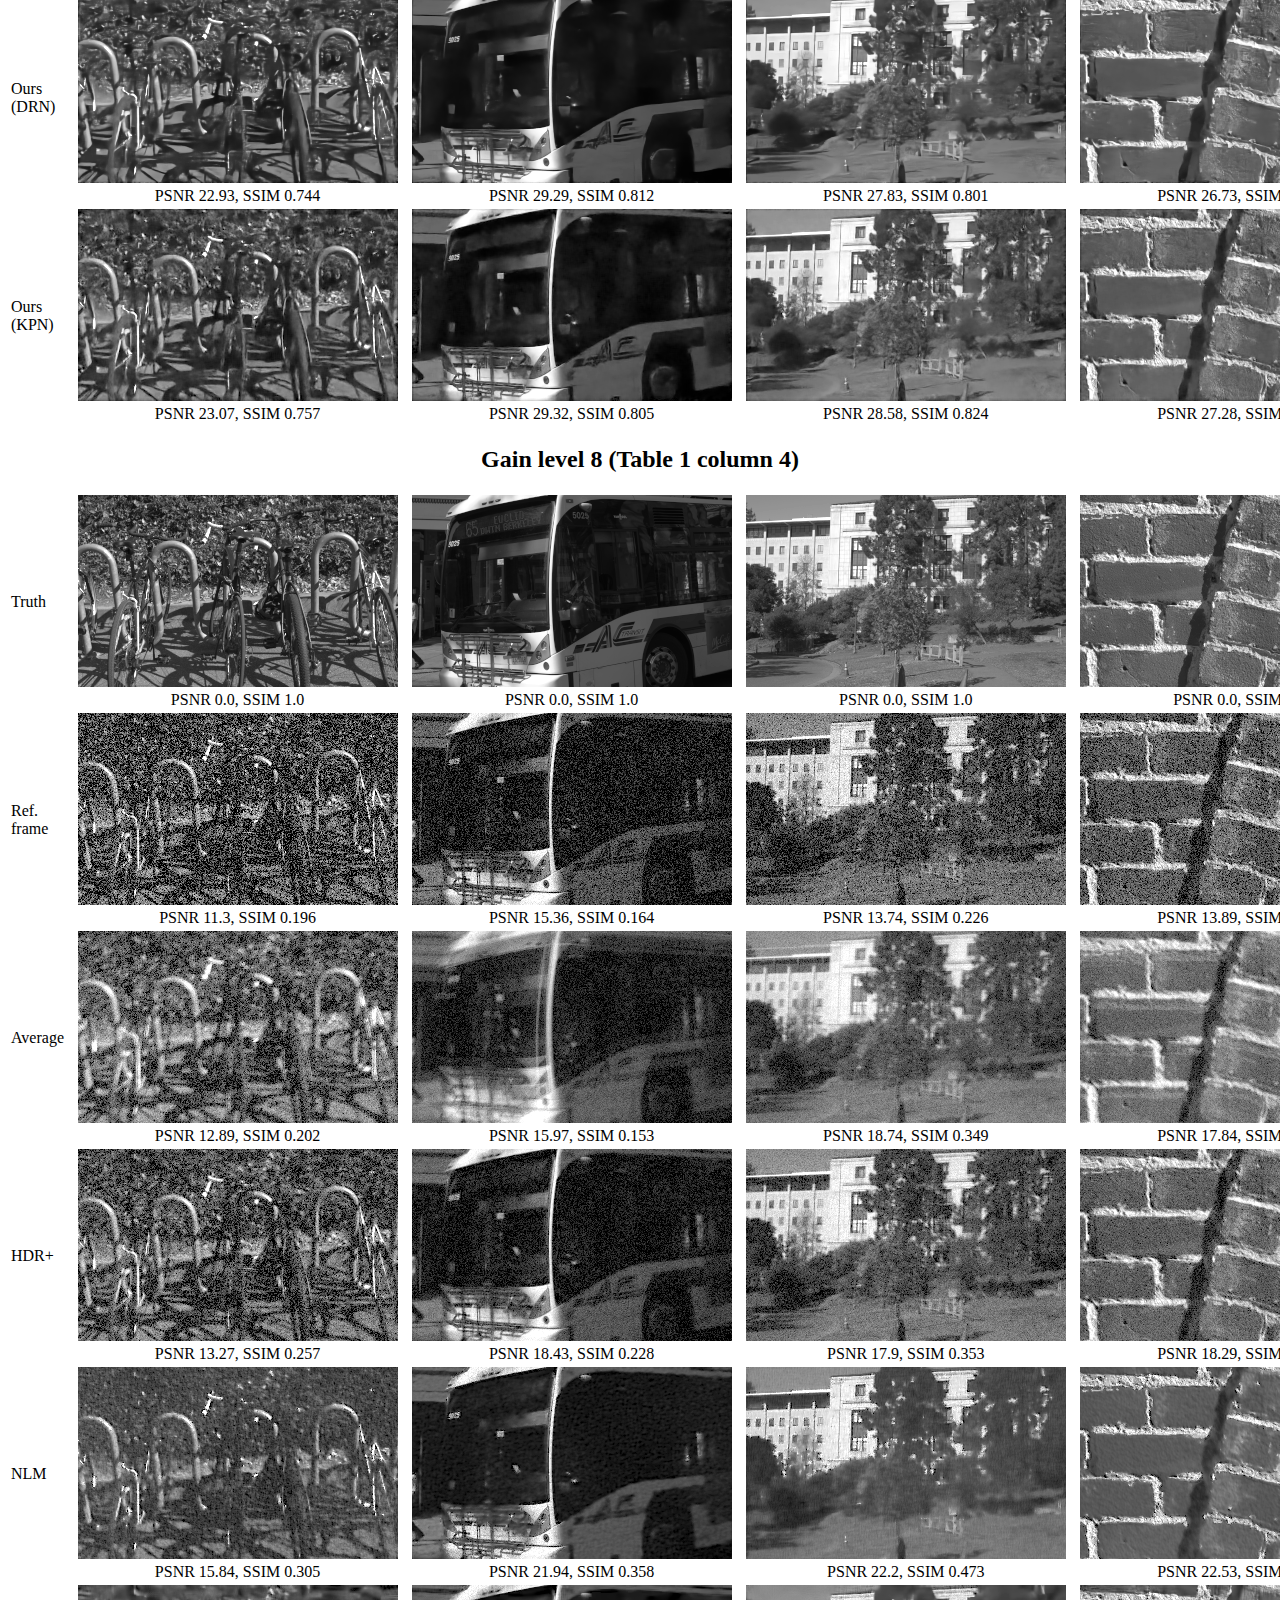
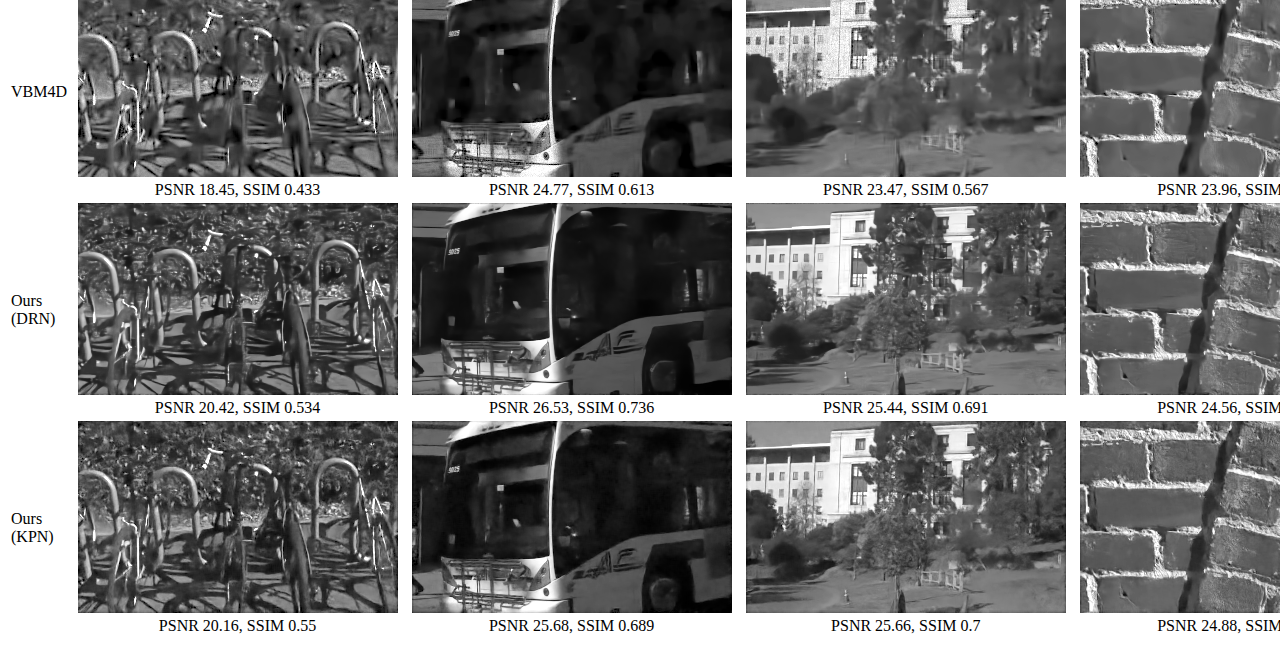
<file: kpn/synth_results.html>
<!DOCTYPE html>
<html>

<style>
.content {
    max-width: 1400px;
    margin: auto;
}
</style>

<body>

<div class="content">
<h2 align="center"> Gain level 2 (Table 1 column 2)</h2>
<table style="width:1400px">
<tr>
<td>Truth</td>
  <td align="center"><img src="images/synth_supp_g3/synth_00_00.png">PSNR 0.0, SSIM 1.0</td>
  <td align="center"><img src="images/synth_supp_g3/synth_01_00.png">PSNR 0.0, SSIM 1.0</td>
  <td align="center"><img src="images/synth_supp_g3/synth_02_00.png">PSNR 0.0, SSIM 1.0</td>
  <td align="center"><img src="images/synth_supp_g3/synth_03_00.png">PSNR 0.0, SSIM 1.0</td>
</tr>
<tr>
<td>Ref. frame</td>
  <td align="center"><img src="images/synth_supp_g3/synth_00_01.png">PSNR 17.64, SSIM 0.576</td>
  <td align="center"><img src="images/synth_supp_g3/synth_01_01.png">PSNR 22.48, SSIM 0.414</td>
  <td align="center"><img src="images/synth_supp_g3/synth_02_01.png">PSNR 21.93, SSIM 0.589</td>
  <td align="center"><img src="images/synth_supp_g3/synth_03_01.png">PSNR 23.23, SSIM 0.673</td>
</tr>
<tr>
<td>Average</td>
  <td align="center"><img src="images/synth_supp_g3/synth_00_02.png">PSNR 16.59, SSIM 0.455</td>
  <td align="center"><img src="images/synth_supp_g3/synth_01_02.png">PSNR 18.08, SSIM 0.365</td>
  <td align="center"><img src="images/synth_supp_g3/synth_02_02.png">PSNR 23.46, SSIM 0.659</td>
  <td align="center"><img src="images/synth_supp_g3/synth_03_02.png">PSNR 19.7, SSIM 0.581</td>
</tr>
<tr>
<td>HDR+</td>
  <td align="center"><img src="images/synth_supp_g3/synth_00_03.png">PSNR 20.63, SSIM 0.672</td>
  <td align="center"><img src="images/synth_supp_g3/synth_01_03.png">PSNR 25.81, SSIM 0.547</td>
  <td align="center"><img src="images/synth_supp_g3/synth_02_03.png">PSNR 26.91, SSIM 0.758</td>
  <td align="center"><img src="images/synth_supp_g3/synth_03_03.png">PSNR 26.93, SSIM 0.782</td>
</tr>
<tr>
<td>NLM</td>
  <td align="center"><img src="images/synth_supp_g3/synth_00_04.png">PSNR 22.53, SSIM 0.709</td>
  <td align="center"><img src="images/synth_supp_g3/synth_01_04.png">PSNR 29.4, SSIM 0.807</td>
  <td align="center"><img src="images/synth_supp_g3/synth_02_04.png">PSNR 27.13, SSIM 0.751</td>
  <td align="center"><img src="images/synth_supp_g3/synth_03_04.png">PSNR 26.97, SSIM 0.751</td>
</tr>
<tr>
<td>VBM4D</td>
  <td align="center"><img src="images/synth_supp_g3/synth_00_05.png">PSNR 24.15, SSIM 0.809</td>
  <td align="center"><img src="images/synth_supp_g3/synth_01_05.png">PSNR 30.75, SSIM 0.833</td>
  <td align="center"><img src="images/synth_supp_g3/synth_02_05.png">PSNR 27.83, SSIM 0.775</td>
  <td align="center"><img src="images/synth_supp_g3/synth_03_05.png">PSNR 28.52, SSIM 0.804</td>
</tr>
<tr>
<td>Ours (DRN)</td>
  <td align="center"><img src="images/synth_supp_g3/synth_00_06.png">PSNR 25.64, SSIM 0.867</td>
  <td align="center"><img src="images/synth_supp_g3/synth_01_06.png">PSNR 31.96, SSIM 0.881</td>
  <td align="center"><img src="images/synth_supp_g3/synth_02_06.png">PSNR 30.08, SSIM 0.878</td>
  <td align="center"><img src="images/synth_supp_g3/synth_03_06.png">PSNR 29.01, SSIM 0.856</td>
</tr>
<tr>
<td>Ours (KPN)</td>
  <td align="center"><img src="images/synth_supp_g3/synth_00_07.png">PSNR 25.84, SSIM 0.881</td>
  <td align="center"><img src="images/synth_supp_g3/synth_01_07.png">PSNR 32.18, SSIM 0.884</td>
  <td align="center"><img src="images/synth_supp_g3/synth_02_07.png">PSNR 31.09, SSIM 0.904</td>
  <td align="center"><img src="images/synth_supp_g3/synth_03_07.png">PSNR 29.36, SSIM 0.876</td>
</tr>
</table>
<h2 align="center"> Gain level 4 (Table 1 column 3)</h2>
<table style="width:1400px">
<tr>
<td>Truth</td>
  <td align="center"><img src="images/synth_supp_g4/synth_00_00.png">PSNR 0.0, SSIM 1.0</td>
  <td align="center"><img src="images/synth_supp_g4/synth_01_00.png">PSNR 0.0, SSIM 1.0</td>
  <td align="center"><img src="images/synth_supp_g4/synth_02_00.png">PSNR 0.0, SSIM 1.0</td>
  <td align="center"><img src="images/synth_supp_g4/synth_03_00.png">PSNR 0.0, SSIM 1.0</td>
</tr>
<tr>
<td>Ref. frame</td>
  <td align="center"><img src="images/synth_supp_g4/synth_00_01.png">PSNR 14.02, SSIM 0.362</td>
  <td align="center"><img src="images/synth_supp_g4/synth_01_01.png">PSNR 18.76, SSIM 0.27</td>
  <td align="center"><img src="images/synth_supp_g4/synth_02_01.png">PSNR 17.38, SSIM 0.385</td>
  <td align="center"><img src="images/synth_supp_g4/synth_03_01.png">PSNR 18.0, SSIM 0.469</td>
</tr>
<tr>
<td>Average</td>
  <td align="center"><img src="images/synth_supp_g4/synth_00_02.png">PSNR 15.22, SSIM 0.339</td>
  <td align="center"><img src="images/synth_supp_g4/synth_01_02.png">PSNR 17.41, SSIM 0.248</td>
  <td align="center"><img src="images/synth_supp_g4/synth_02_02.png">PSNR 22.1, SSIM 0.531</td>
  <td align="center"><img src="images/synth_supp_g4/synth_03_02.png">PSNR 19.39, SSIM 0.501</td>
</tr>
<tr>
<td>HDR+</td>
  <td align="center"><img src="images/synth_supp_g4/synth_00_03.png">PSNR 16.84, SSIM 0.46</td>
  <td align="center"><img src="images/synth_supp_g4/synth_01_03.png">PSNR 22.08, SSIM 0.374</td>
  <td align="center"><img src="images/synth_supp_g4/synth_02_03.png">PSNR 22.56, SSIM 0.567</td>
  <td align="center"><img src="images/synth_supp_g4/synth_03_03.png">PSNR 23.11, SSIM 0.619</td>
</tr>
<tr>
<td>NLM</td>
  <td align="center"><img src="images/synth_supp_g4/synth_00_04.png">PSNR 19.92, SSIM 0.541</td>
  <td align="center"><img src="images/synth_supp_g4/synth_01_04.png">PSNR 26.19, SSIM 0.656</td>
  <td align="center"><img src="images/synth_supp_g4/synth_02_04.png">PSNR 24.67, SSIM 0.65</td>
  <td align="center"><img src="images/synth_supp_g4/synth_03_04.png">PSNR 24.71, SSIM 0.68</td>
</tr>
<tr>
<td>VBM4D</td>
  <td align="center"><img src="images/synth_supp_g4/synth_00_05.png">PSNR 21.1, SSIM 0.634</td>
  <td align="center"><img src="images/synth_supp_g4/synth_01_05.png">PSNR 27.77, SSIM 0.743</td>
  <td align="center"><img src="images/synth_supp_g4/synth_02_05.png">PSNR 25.36, SSIM 0.669</td>
  <td align="center"><img src="images/synth_supp_g4/synth_03_05.png">PSNR 26.23, SSIM 0.721</td>
</tr>
<tr>
<td>Ours (DRN)</td>
  <td align="center"><img src="images/synth_supp_g4/synth_00_06.png">PSNR 22.93, SSIM 0.744</td>
  <td align="center"><img src="images/synth_supp_g4/synth_01_06.png">PSNR 29.29, SSIM 0.812</td>
  <td align="center"><img src="images/synth_supp_g4/synth_02_06.png">PSNR 27.83, SSIM 0.801</td>
  <td align="center"><img src="images/synth_supp_g4/synth_03_06.png">PSNR 26.73, SSIM 0.773</td>
</tr>
<tr>
<td>Ours (KPN)</td>
  <td align="center"><img src="images/synth_supp_g4/synth_00_07.png">PSNR 23.07, SSIM 0.757</td>
  <td align="center"><img src="images/synth_supp_g4/synth_01_07.png">PSNR 29.32, SSIM 0.805</td>
  <td align="center"><img src="images/synth_supp_g4/synth_02_07.png">PSNR 28.58, SSIM 0.824</td>
  <td align="center"><img src="images/synth_supp_g4/synth_03_07.png">PSNR 27.28, SSIM 0.799</td>
</tr>
</table>
<h2 align="center"> Gain level 8 (Table 1 column 4)</h2>
<table style="width:1400px">
<tr>
<td>Truth</td>
  <td align="center"><img src="images/synth_supp_g5/synth_00_00.png">PSNR 0.0, SSIM 1.0</td>
  <td align="center"><img src="images/synth_supp_g5/synth_01_00.png">PSNR 0.0, SSIM 1.0</td>
  <td align="center"><img src="images/synth_supp_g5/synth_02_00.png">PSNR 0.0, SSIM 1.0</td>
  <td align="center"><img src="images/synth_supp_g5/synth_03_00.png">PSNR 0.0, SSIM 1.0</td>
</tr>
<tr>
<td>Ref. frame</td>
  <td align="center"><img src="images/synth_supp_g5/synth_00_01.png">PSNR 11.3, SSIM 0.196</td>
  <td align="center"><img src="images/synth_supp_g5/synth_01_01.png">PSNR 15.36, SSIM 0.164</td>
  <td align="center"><img src="images/synth_supp_g5/synth_02_01.png">PSNR 13.74, SSIM 0.226</td>
  <td align="center"><img src="images/synth_supp_g5/synth_03_01.png">PSNR 13.89, SSIM 0.292</td>
</tr>
<tr>
<td>Average</td>
  <td align="center"><img src="images/synth_supp_g5/synth_00_02.png">PSNR 12.89, SSIM 0.202</td>
  <td align="center"><img src="images/synth_supp_g5/synth_01_02.png">PSNR 15.97, SSIM 0.153</td>
  <td align="center"><img src="images/synth_supp_g5/synth_02_02.png">PSNR 18.74, SSIM 0.349</td>
  <td align="center"><img src="images/synth_supp_g5/synth_03_02.png">PSNR 17.84, SSIM 0.362</td>
</tr>
<tr>
<td>HDR+</td>
  <td align="center"><img src="images/synth_supp_g5/synth_00_03.png">PSNR 13.27, SSIM 0.257</td>
  <td align="center"><img src="images/synth_supp_g5/synth_01_03.png">PSNR 18.43, SSIM 0.228</td>
  <td align="center"><img src="images/synth_supp_g5/synth_02_03.png">PSNR 17.9, SSIM 0.353</td>
  <td align="center"><img src="images/synth_supp_g5/synth_03_03.png">PSNR 18.29, SSIM 0.409</td>
</tr>
<tr>
<td>NLM</td>
  <td align="center"><img src="images/synth_supp_g5/synth_00_04.png">PSNR 15.84, SSIM 0.305</td>
  <td align="center"><img src="images/synth_supp_g5/synth_01_04.png">PSNR 21.94, SSIM 0.358</td>
  <td align="center"><img src="images/synth_supp_g5/synth_02_04.png">PSNR 22.2, SSIM 0.473</td>
  <td align="center"><img src="images/synth_supp_g5/synth_03_04.png">PSNR 22.53, SSIM 0.547</td>
</tr>
<tr>
<td>VBM4D</td>
  <td align="center"><img src="images/synth_supp_g5/synth_00_05.png">PSNR 18.45, SSIM 0.433</td>
  <td align="center"><img src="images/synth_supp_g5/synth_01_05.png">PSNR 24.77, SSIM 0.613</td>
  <td align="center"><img src="images/synth_supp_g5/synth_02_05.png">PSNR 23.47, SSIM 0.567</td>
  <td align="center"><img src="images/synth_supp_g5/synth_03_05.png">PSNR 23.96, SSIM 0.624</td>
</tr>
<tr>
<td>Ours (DRN)</td>
  <td align="center"><img src="images/synth_supp_g5/synth_00_06.png">PSNR 20.42, SSIM 0.534</td>
  <td align="center"><img src="images/synth_supp_g5/synth_01_06.png">PSNR 26.53, SSIM 0.736</td>
  <td align="center"><img src="images/synth_supp_g5/synth_02_06.png">PSNR 25.44, SSIM 0.691</td>
  <td align="center"><img src="images/synth_supp_g5/synth_03_06.png">PSNR 24.56, SSIM 0.674</td>
</tr>
<tr>
<td>Ours (KPN)</td>
  <td align="center"><img src="images/synth_supp_g5/synth_00_07.png">PSNR 20.16, SSIM 0.55</td>
  <td align="center"><img src="images/synth_supp_g5/synth_01_07.png">PSNR 25.68, SSIM 0.689</td>
  <td align="center"><img src="images/synth_supp_g5/synth_02_07.png">PSNR 25.66, SSIM 0.7</td>
  <td align="center"><img src="images/synth_supp_g5/synth_03_07.png">PSNR 24.88, SSIM 0.691</td>
</tr>
</table>
</div>

</body>
</html>
</file>
<file: kpn/files/style.css>
/* CSS Document */

body {
	/*font: 13px "Arial", Helvetica, sans-serif;*/
	/*font-family : Arial;*/
	font-family:"Open Sans",Segoe,"Segoe UI","Lucida Sans Unicode","Lucida Grande","Avenir","Seravek","Ubuntu","DejaVu Sans","Trebuchet MS",Verdana,Arial,sans-serif;
	color: #000;
	background-color: #fff;
	font-weight:normal
}
.htex {
	font-family : Arial;	
	text-align:right;
	font-size:14px;
}
.econ {
	font-family : Arial;
	text-align:center;
	font-size:14px;	
}
.content {
   width : 1100px;
}
.container {
	width: 1150px;
	min-height: 1000px;
	margin: 0 auto; /* top and bottom, right and left */
	/*	border: 1px solid #000; */
	text-align: left; /* top, right, bottom, left */
	color: #000;
	background: #fff;
	padding-top: 5px;
	padding-left: 0px;
	padding-right: 0px;
	padding-bottom: 5px;
}

.venue {
	font-size: 120%;
	font-weight: bold;
	display: block;
	text-align: center;
	margin-top: 8px;
	margin-bottom: 8px;
}

.tag {
	padding-left: 8px;
}

.title {
	font-size: 150%;
	font-weight: bold;
	display: block;
	text-align: center;
	margin-top: 14px; /* h1 default */
	margin-bottom: 14px;
	margin-left: 0px;
	width: 1150px;
}

a{
	color:#0055AA;
	text-decoration:none
}

a:visited{
	color:#551A8B;
	text-decoration:none
}

table.authors td {
	font-size: 14px;
	padding-right: 20px;
	padding-left: 20px;
	padding-top: 0px;
	padding-bottom: 0px;
  width: 240px;
  text-align: center;
}

table.affiliations td {
	font-size: 14px;
	padding-right: 20px;
	padding-left: 20px;
	padding-top: 0px;
	padding-bottom: 0px;
  text-align: center;
}

table.image td {
	text-align: center;
}

td.legend {
	font-size:12px;
	text-align: center;
}

table.data td {
	padding-right: 10px;
	padding-left: 10px;
	padding-bottom: 5px;
	vertical-align: top;
}

.caption {
	font-style: italic;
	font-size: 100%;
}

.section-title{
	font-size: 140%;
	font-weight: bold;
}

.section{
	width : 1100px;
	padding-top: 10px;
	padding-bottom: 10px;
	padding-left: 20px;
	padding-right: 20px;
	margin-top: 40px;
	margin-bottom: 40px;
	margin-left: 0px;
	background-color : #fff;
	box-shadow: 0px 0px 10px #999;
	border-radius: 15px; 
}

.subsection{
	font-size: 110%;
	font-weight: bold;
}

.bibtex {
	font-size: 95%;
	font-family: "Courier New", Courier, monospace;
	white-space: pre;
}

.date {
	font-size: 80%;
}

.code {
	font-size:10px;
	font-family: "Courier New", Courier, monospace;
}
</file>
<file: kpn/files/font.css>
/* latin */
@font-face {
  font-family: 'Open Sans';
  font-style: normal;
  font-weight: 300;
  src: local('Open Sans Light'), local('OpenSans-Light'), 
       url(../fonts/DXI1ORHCpsQm3Vp6mXoaTRampu5_7CjHW5spxoeN3Vs.woff2) format('woff2'),
       url(../fonts/DXI1ORHCpsQm3Vp6mXoaTaRDOzjiPcYnFooOUGCOsRk.woff) format('woff');
  unicode-range: U+0000-00FF, U+0131, U+0152-0153, U+02C6, U+02DA, U+02DC, U+2000-206F, U+2074, U+20AC, U+2212, U+2215, U+E0FF, U+EFFD, U+F000;
}
/* latin */
@font-face {
  font-family: 'Open Sans';
  font-style: normal;
  font-weight: 400;
  src: local('Open Sans'), local('OpenSans'), 
       url(../fonts/cJZKeOuBrn4kERxqtaUH3ZBw1xU1rKptJj_0jans920.woff2) format('woff2'), 
       url(../fonts/cJZKeOuBrn4kERxqtaUH3bO3LdcAZYWl9Si6vvxL-qU.woff) format('woff');
  unicode-range: U+0000-00FF, U+0131, U+0152-0153, U+02C6, U+02DA, U+02DC, U+2000-206F, U+2074, U+20AC, U+2212, U+2215, U+E0FF, U+EFFD, U+F000;
}
/* latin */
@font-face {
  font-family: 'Open Sans';
  font-style: normal;
  font-weight: 600;
  src: local('Open Sans Semibold'), local('OpenSans-Semibold'), 
       url(../fonts/MTP_ySUJH_bn48VBG8sNShampu5_7CjHW5spxoeN3Vs.woff2) format('woff2'),
       url(../fonts/MTP_ySUJH_bn48VBG8sNSqRDOzjiPcYnFooOUGCOsRk.woff) format('woff');
  unicode-range: U+0000-00FF, U+0131, U+0152-0153, U+02C6, U+02DA, U+02DC, U+2000-206F, U+2074, U+20AC, U+2212, U+2215, U+E0FF, U+EFFD, U+F000;
}
/* latin */
@font-face {
  font-family: 'Open Sans';
  font-style: italic;
  font-weight: 300;
  src: local('Open Sans Light Italic'), local('OpenSansLight-Italic'), 
       url(../fonts/PRmiXeptR36kaC0GEAetxtTIkQYohD4BpHvJ3NvbHoA.woff2) format('woff2'),
       url(../fonts/PRmiXeptR36kaC0GEAetxvR_54zmj3SbGZQh3vCOwvY.woff) format('woff');
  unicode-range: U+0000-00FF, U+0131, U+0152-0153, U+02C6, U+02DA, U+02DC, U+2000-206F, U+2074, U+20AC, U+2212, U+2215, U+E0FF, U+EFFD, U+F000;
}
/* latin */
@font-face {
  font-family: 'Open Sans';
  font-style: italic;
  font-weight: 400;
  src: local('Open Sans Italic'), local('OpenSans-Italic'), 
       url(../fonts/xjAJXh38I15wypJXxuGMBogp9Q8gbYrhqGlRav_IXfk.woff2) format('woff2'),
       url(../fonts/xjAJXh38I15wypJXxuGMBrrIa-7acMAeDBVuclsi6Gc.woff) format('woff');
  unicode-range: U+0000-00FF, U+0131, U+0152-0153, U+02C6, U+02DA, U+02DC, U+2000-206F, U+2074, U+20AC, U+2212, U+2215, U+E0FF, U+EFFD, U+F000;
}
</file>
<file: kpn/css/comparison.css>
body
{
/*	text-align: left;
	font-family: "Trebuchet MS";
	font-size: 14px;
	color: #404040;*/
	font-family:"Open Sans",Segoe,"Segoe UI","Lucida Sans Unicode","Lucida Grande","Avenir","Seravek","Ubuntu","DejaVu Sans","Trebuchet MS",Verdana,Arial,sans-serif;
	color: #000;
	background-color: #fff;
	font-weight:normal;
	font-size: 14px;
}

h1
{
	margin-top: 25px;
	font-size: 24px;
}

h2
{
	font-size: 20px;
}

h3
{
	font-size: 18px;
}

h4
{
	font-size: 16px;
}



a {
	text-decoration: underline;
	color: #555;
}
a:visited {
	color: #555;
}
a:active {
	color: #b34436;
}
a:hover {
	color: #b34436;
}


img.thumbnail
{
	border-style: solid;
	width: 100;
}

p.thumbnail_title
{
	font-size: 15px;
	margin-top: 5px;
	margin-bottom: 5px;
}

img
{
	border-style: solid;
	border-width: 5px;
	border-color: black;
}
</file>
